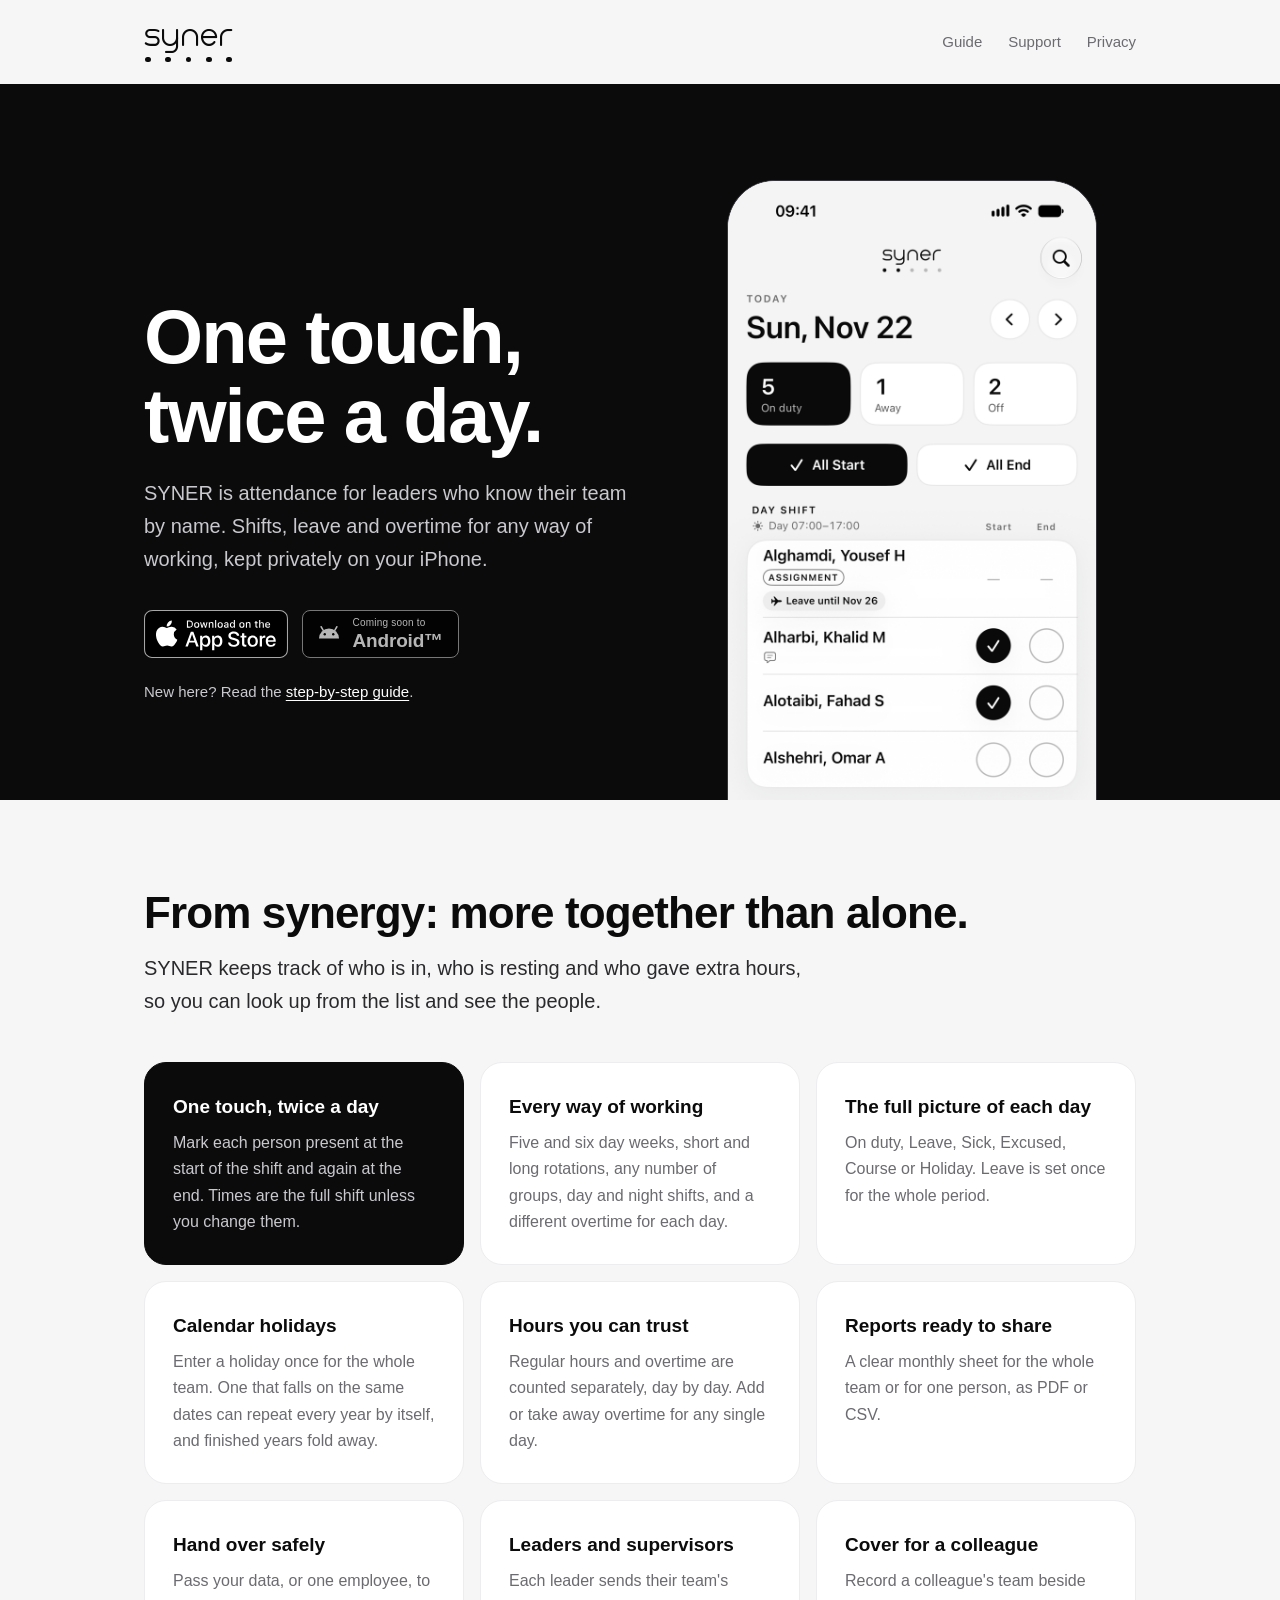
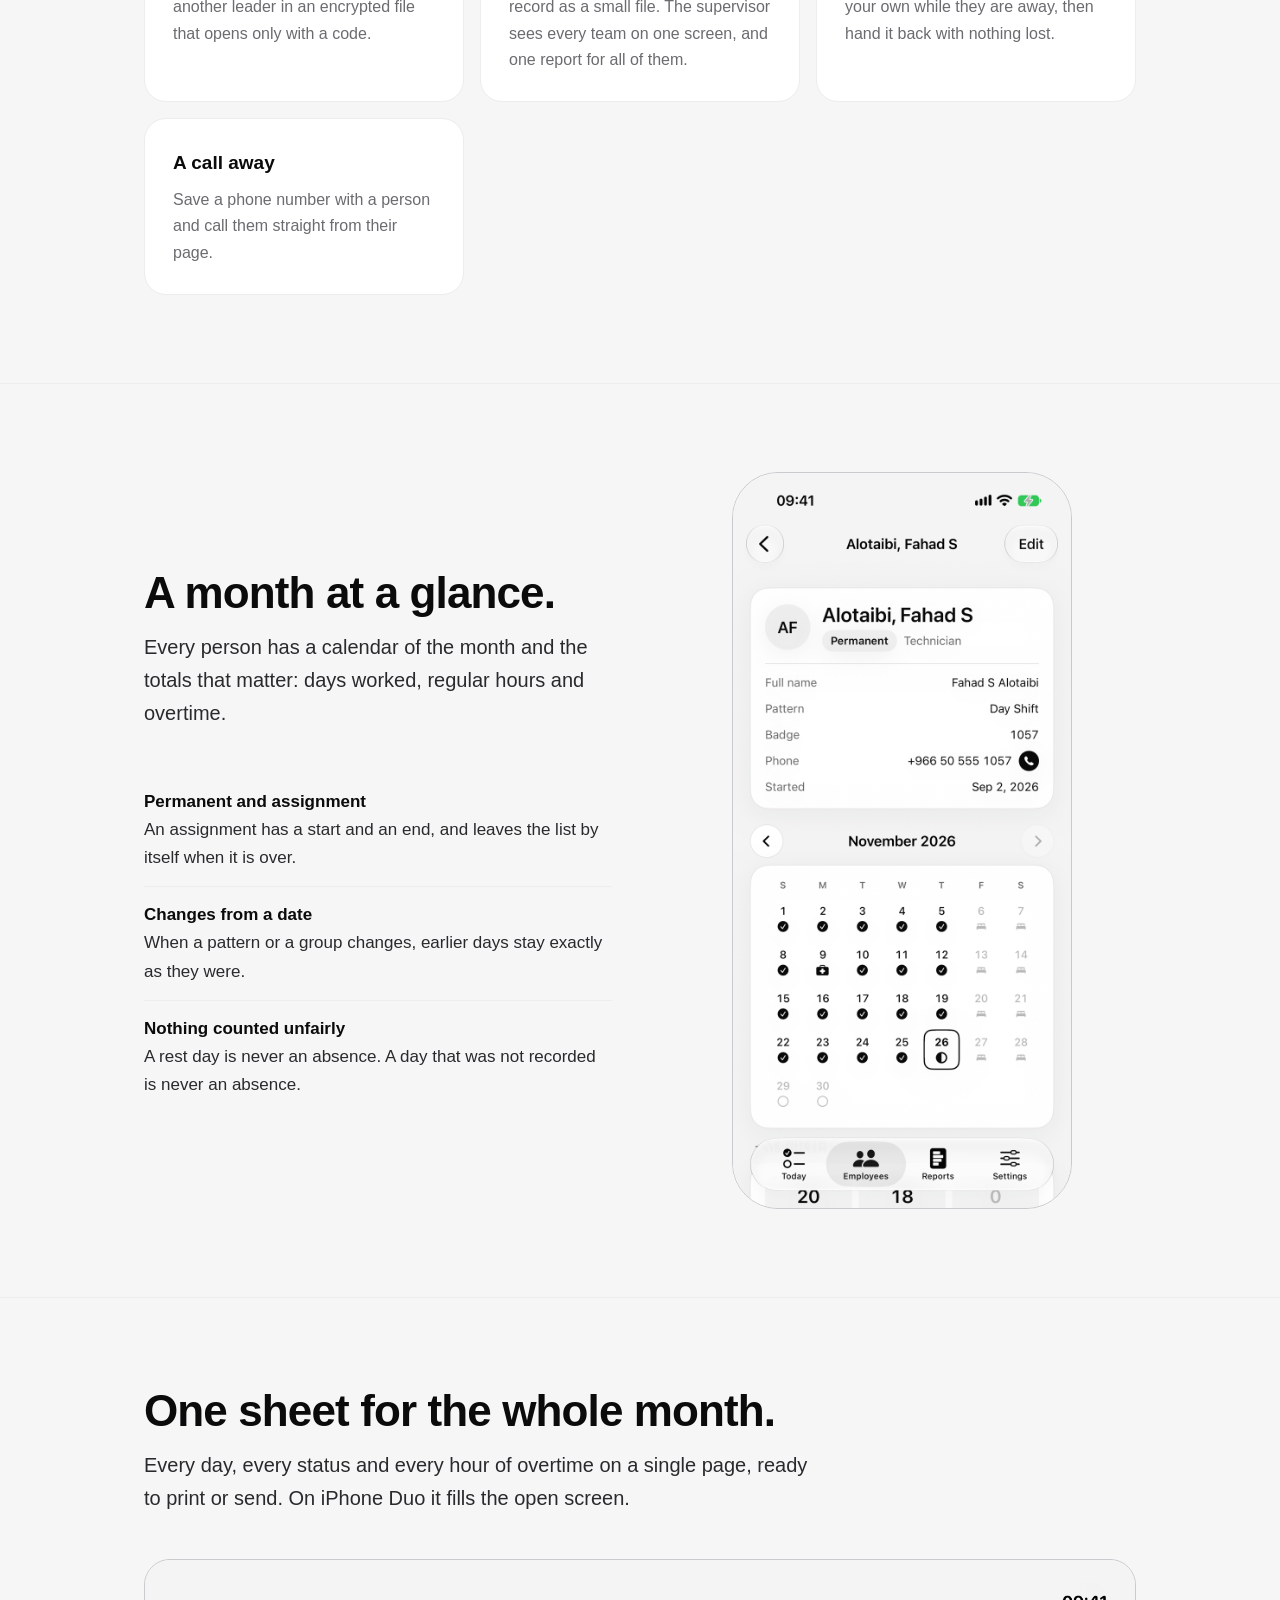
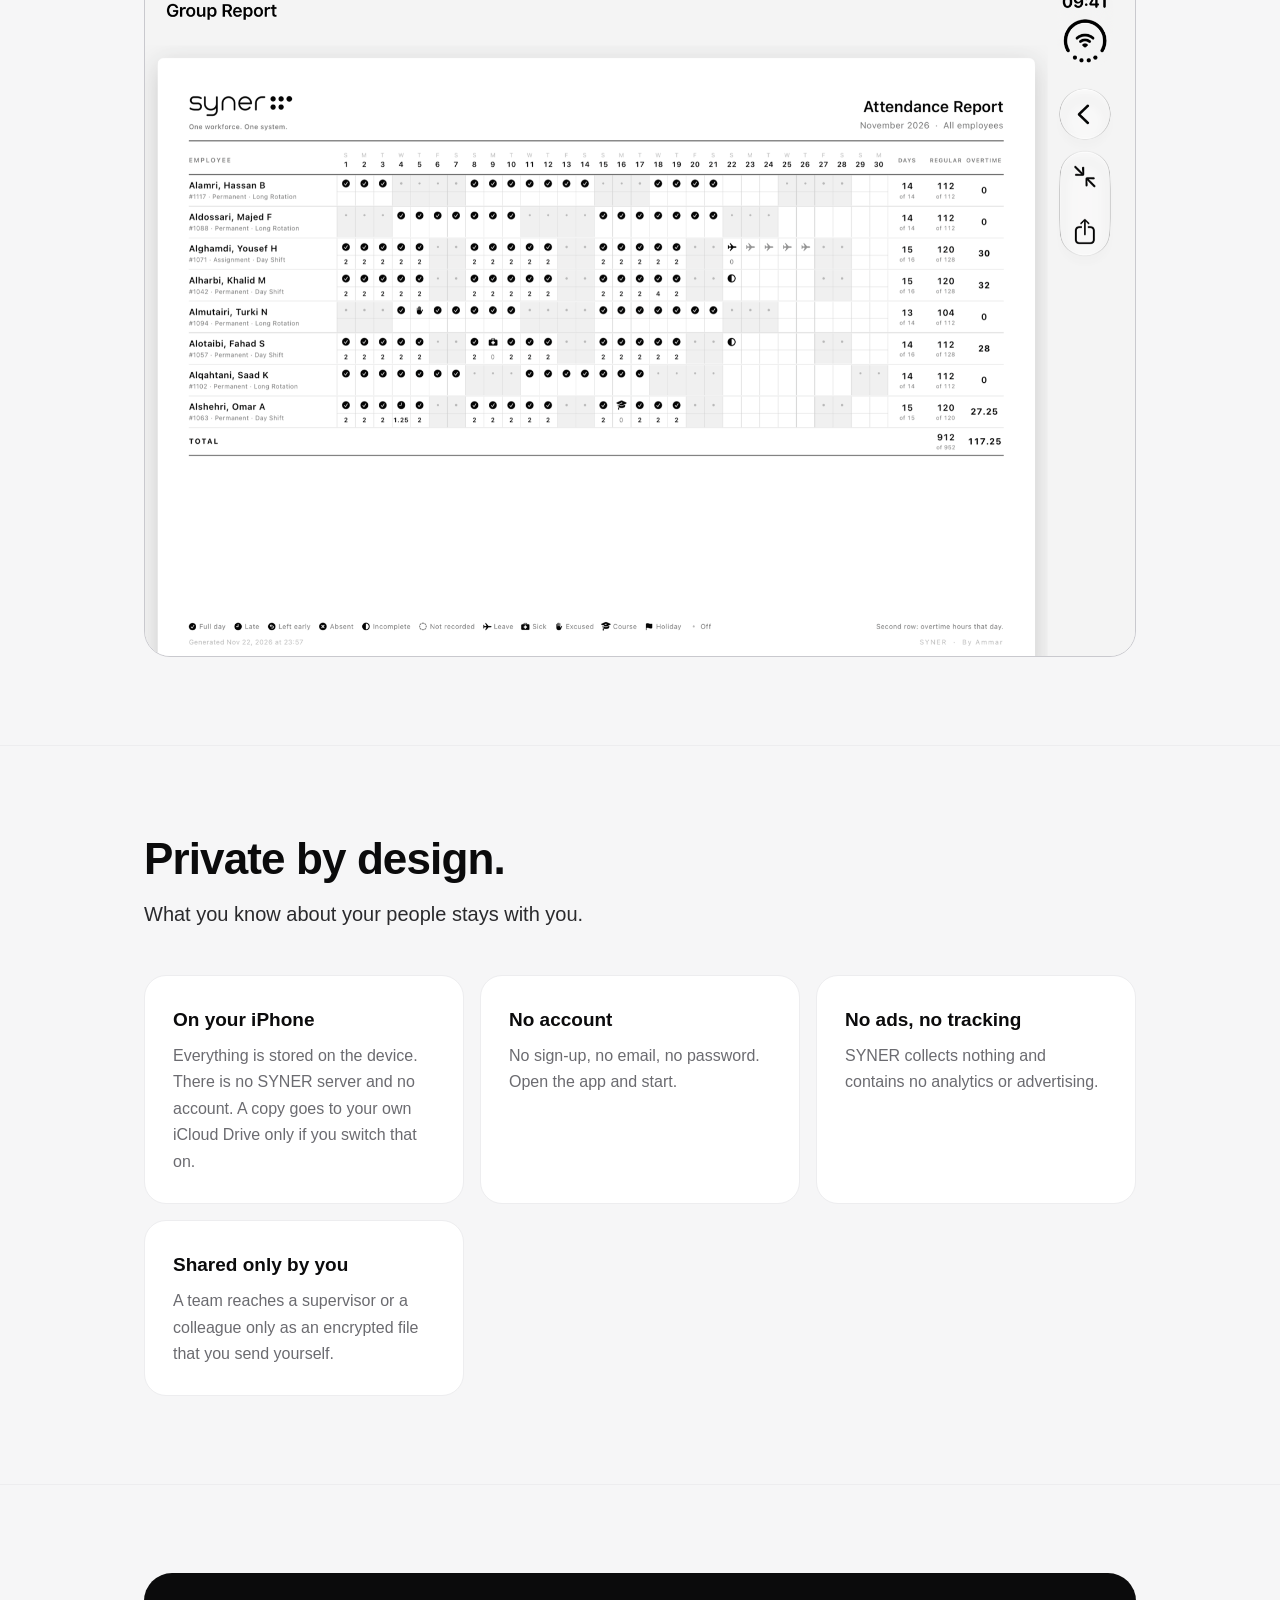
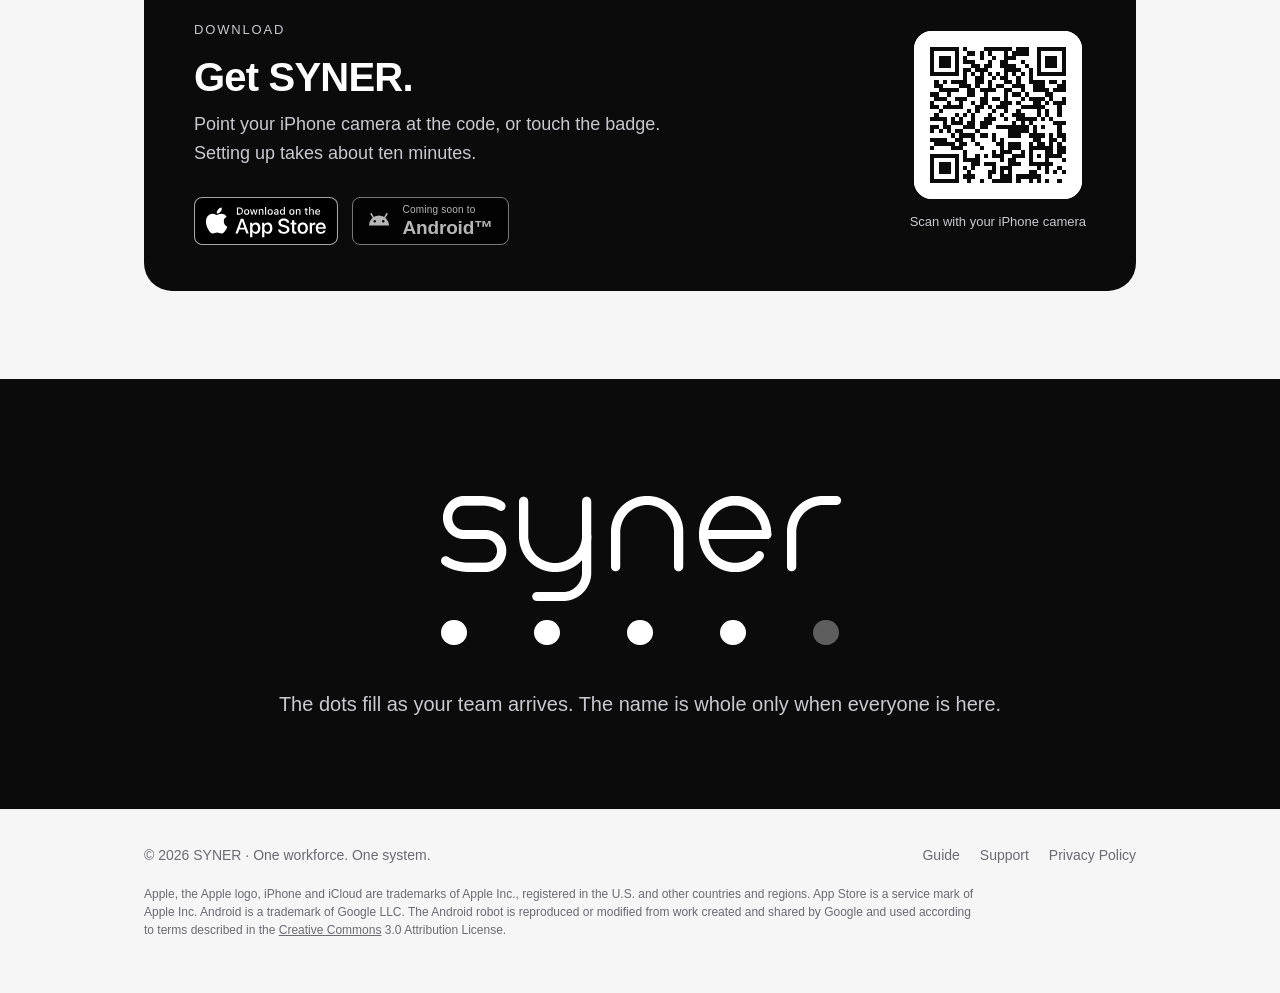
<file: index.html>
<!doctype html>
<html lang="en">
<head>
<meta charset="utf-8">
<meta name="viewport" content="width=device-width, initial-scale=1">
<title>SYNER — Team attendance and overtime</title>
<meta name="description" content="SYNER is attendance for leaders who know their team by name. One touch, twice a day: shifts, leave, holidays and overtime for any work pattern, kept privately on your iPhone. Download it on the App Store.">
<meta property="og:title" content="SYNER — One workforce. One system.">
<meta property="og:description" content="Attendance, shifts, leave and overtime for your whole team. Private, on your iPhone.">
<meta property="og:image" content="img/social.png">
<link rel="icon" href="img/icon.png">
<link rel="stylesheet" href="style.css">
</head>
<body>

<header class="top"><div class="wrap">
  <a class="mark" href="./" aria-label="SYNER home"><b>syner</b><i><u></u><u></u><u></u><u></u><u></u></i></a>
  <nav><a href="guide.html">Guide</a><a href="support.html">Support</a><a href="privacy.html">Privacy</a></nav>
</div></header>

<main>
<section class="hero"><div class="wrap grid">
  <div class="copy">
    <h1>One touch,<br>twice a day.</h1>
    <p>SYNER is attendance for leaders who know their team by name. Shifts, leave and overtime for any way of working, kept privately on your iPhone.</p>
    <div class="stores">
    <a class="store" href="https://apps.apple.com/us/app/syner/id6838074198"><img src="img/app-store-badge.svg" alt="Download on the App Store" width="144" height="48"></a>
    <span class="soon" role="img" aria-label="Coming soon to Android"><svg viewBox="0 0 24 24" aria-hidden="true"><path fill="currentColor" d="M4 18a8 8 0 0 1 16 0z"/><path d="M7.4 11.5 5.7 8.6M16.6 11.5l1.7-2.9" stroke="currentColor" stroke-width="1.2" stroke-linecap="round" fill="none"/><circle cx="8.6" cy="14.6" r=".95" fill="#000"/><circle cx="15.4" cy="14.6" r=".95" fill="#000"/></svg><span><small>Coming soon to</small><b>Android™</b></span></span>
    </div>
    <p class="more">New here? Read the <a href="guide.html">step-by-step guide</a>.</p>
  </div>
  <div class="shot"><img src="img/01-today.png" alt="The Today screen in SYNER: each person with a tick for the start and the end of the shift" width="782" height="1700"></div>
</div></section>

<section><div class="wrap">
  <h2>From synergy: more together than alone.</h2>
  <p class="lead">SYNER keeps track of who is in, who is resting and who gave extra hours, so you can look up from the list and see the people.</p>
  <div class="cards">
    <div class="card dark"><h3>One touch, twice a day</h3><p>Mark each person present at the start of the shift and again at the end. Times are the full shift unless you change them.</p></div>
    <div class="card"><h3>Every way of working</h3><p>Five and six day weeks, short and long rotations, any number of groups, day and night shifts, and a different overtime for each day.</p></div>
    <div class="card"><h3>The full picture of each day</h3><p>On duty, Leave, Sick, Excused, Course or Holiday. Leave is set once for the whole period.</p></div>
    <div class="card"><h3>Calendar holidays</h3><p>Enter a holiday once for the whole team. One that falls on the same dates can repeat every year by itself, and finished years fold away.</p></div>
    <div class="card"><h3>Hours you can trust</h3><p>Regular hours and overtime are counted separately, day by day. Add or take away overtime for any single day.</p></div>
    <div class="card"><h3>Reports ready to share</h3><p>A clear monthly sheet for the whole team or for one person, as PDF or CSV.</p></div>
    <div class="card"><h3>Hand over safely</h3><p>Pass your data, or one employee, to another leader in an encrypted file that opens only with a code.</p></div>
    <div class="card"><h3>Leaders and supervisors</h3><p>Each leader sends their team's record as a small file. The supervisor sees every team on one screen, and one report for all of them.</p></div>
    <div class="card"><h3>Cover for a colleague</h3><p>Record a colleague's team beside your own while they are away, then hand it back with nothing lost.</p></div>
    <div class="card"><h3>A call away</h3><p>Save a phone number with a person and call them straight from their page.</p></div>
  </div>
</div></section>

<section class="line"><div class="wrap split">
  <div>
    <h2>A month at a glance.</h2>
    <p class="lead">Every person has a calendar of the month and the totals that matter: days worked, regular hours and overtime.</p>
    <ul class="plain">
      <li><b>Permanent and assignment</b>An assignment has a start and an end, and leaves the list by itself when it is over.</li>
      <li><b>Changes from a date</b>When a pattern or a group changes, earlier days stay exactly as they were.</li>
      <li><b>Nothing counted unfairly</b>A rest day is never an absence. A day that was not recorded is never an absence.</li>
    </ul>
  </div>
  <img src="img/03-person.png" alt="An employee's page in SYNER: their details with a call button, and the calendar of the month" width="782" height="1700" loading="lazy">
</div></section>

<section class="line"><div class="wrap wide">
  <h2>One sheet for the whole month.</h2>
  <p class="lead">Every day, every status and every hour of overtime on a single page, ready to print or send. On iPhone Duo it fills the open screen.</p>
  <img src="img/duo-sheet.png" alt="The monthly attendance report in SYNER on the open iPhone Duo" width="1800" height="1266" loading="lazy">
</div></section>

<section class="line"><div class="wrap">
  <h2>Private by design.</h2>
  <p class="lead">What you know about your people stays with you.</p>
  <div class="cards">
    <div class="card"><h3>On your iPhone</h3><p>Everything is stored on the device. There is no SYNER server and no account. A copy goes to your own iCloud Drive only if you switch that on.</p></div>
    <div class="card"><h3>No account</h3><p>No sign-up, no email, no password. Open the app and start.</p></div>
    <div class="card"><h3>No ads, no tracking</h3><p>SYNER collects nothing and contains no analytics or advertising.</p></div>
    <div class="card"><h3>Shared only by you</h3><p>A team reaches a supervisor or a colleague only as an encrypted file that you send yourself.</p></div>
  </div>
</div></section>

<section class="line"><div class="wrap">
  <div class="get" id="get">
    <div>
      <p class="eyebrow">Download</p>
      <h2>Get SYNER.</h2>
      <p>Point your iPhone camera at the code, or touch the badge. Setting up takes about ten minutes.</p>
      <div class="stores">
      <a class="store" href="https://apps.apple.com/us/app/syner/id6838074198"><img src="img/app-store-badge.svg" alt="Download on the App Store" width="144" height="48"></a>
      <span class="soon" role="img" aria-label="Coming soon to Android"><svg viewBox="0 0 24 24" aria-hidden="true"><path fill="currentColor" d="M4 18a8 8 0 0 1 16 0z"/><path d="M7.4 11.5 5.7 8.6M16.6 11.5l1.7-2.9" stroke="currentColor" stroke-width="1.2" stroke-linecap="round" fill="none"/><circle cx="8.6" cy="14.6" r=".95" fill="#000"/><circle cx="15.4" cy="14.6" r=".95" fill="#000"/></svg><span><small>Coming soon to</small><b>Android™</b></span></span>
    </div>
    </div>
    <a class="qr" href="https://apps.apple.com/us/app/syner/id6838074198"><img src="img/qr-app-store.svg" alt="QR code that opens SYNER on the App Store" width="168" height="168" loading="lazy"><span>Scan with your iPhone camera</span></a>
  </div>
</div></section>

<section class="closing"><div class="wrap">
  <span class="mark"><b>syner</b><i><u></u><u></u><u></u><u></u><u class="wait"></u></i></span>
  <p>The dots fill as your team arrives. The name is whole only when everyone is here.</p>
</div></section>
</main>

<footer><div class="wrap">
  <span>© 2026 SYNER · One workforce. One system.</span>
  <span><a href="guide.html">Guide</a><a href="support.html">Support</a><a href="privacy.html">Privacy Policy</a></span>
  <p class="legal">Apple, the Apple logo, iPhone and iCloud are trademarks of Apple Inc., registered in the U.S. and other countries and regions. App Store is a service mark of Apple Inc. Android is a trademark of Google LLC. The Android robot is reproduced or modified from work created and shared by Google and used according to terms described in the <a href="https://creativecommons.org/licenses/by/3.0/" rel="license noopener">Creative Commons</a> 3.0 Attribution License.</p>
</div></footer>
</body>
</html>
</file>
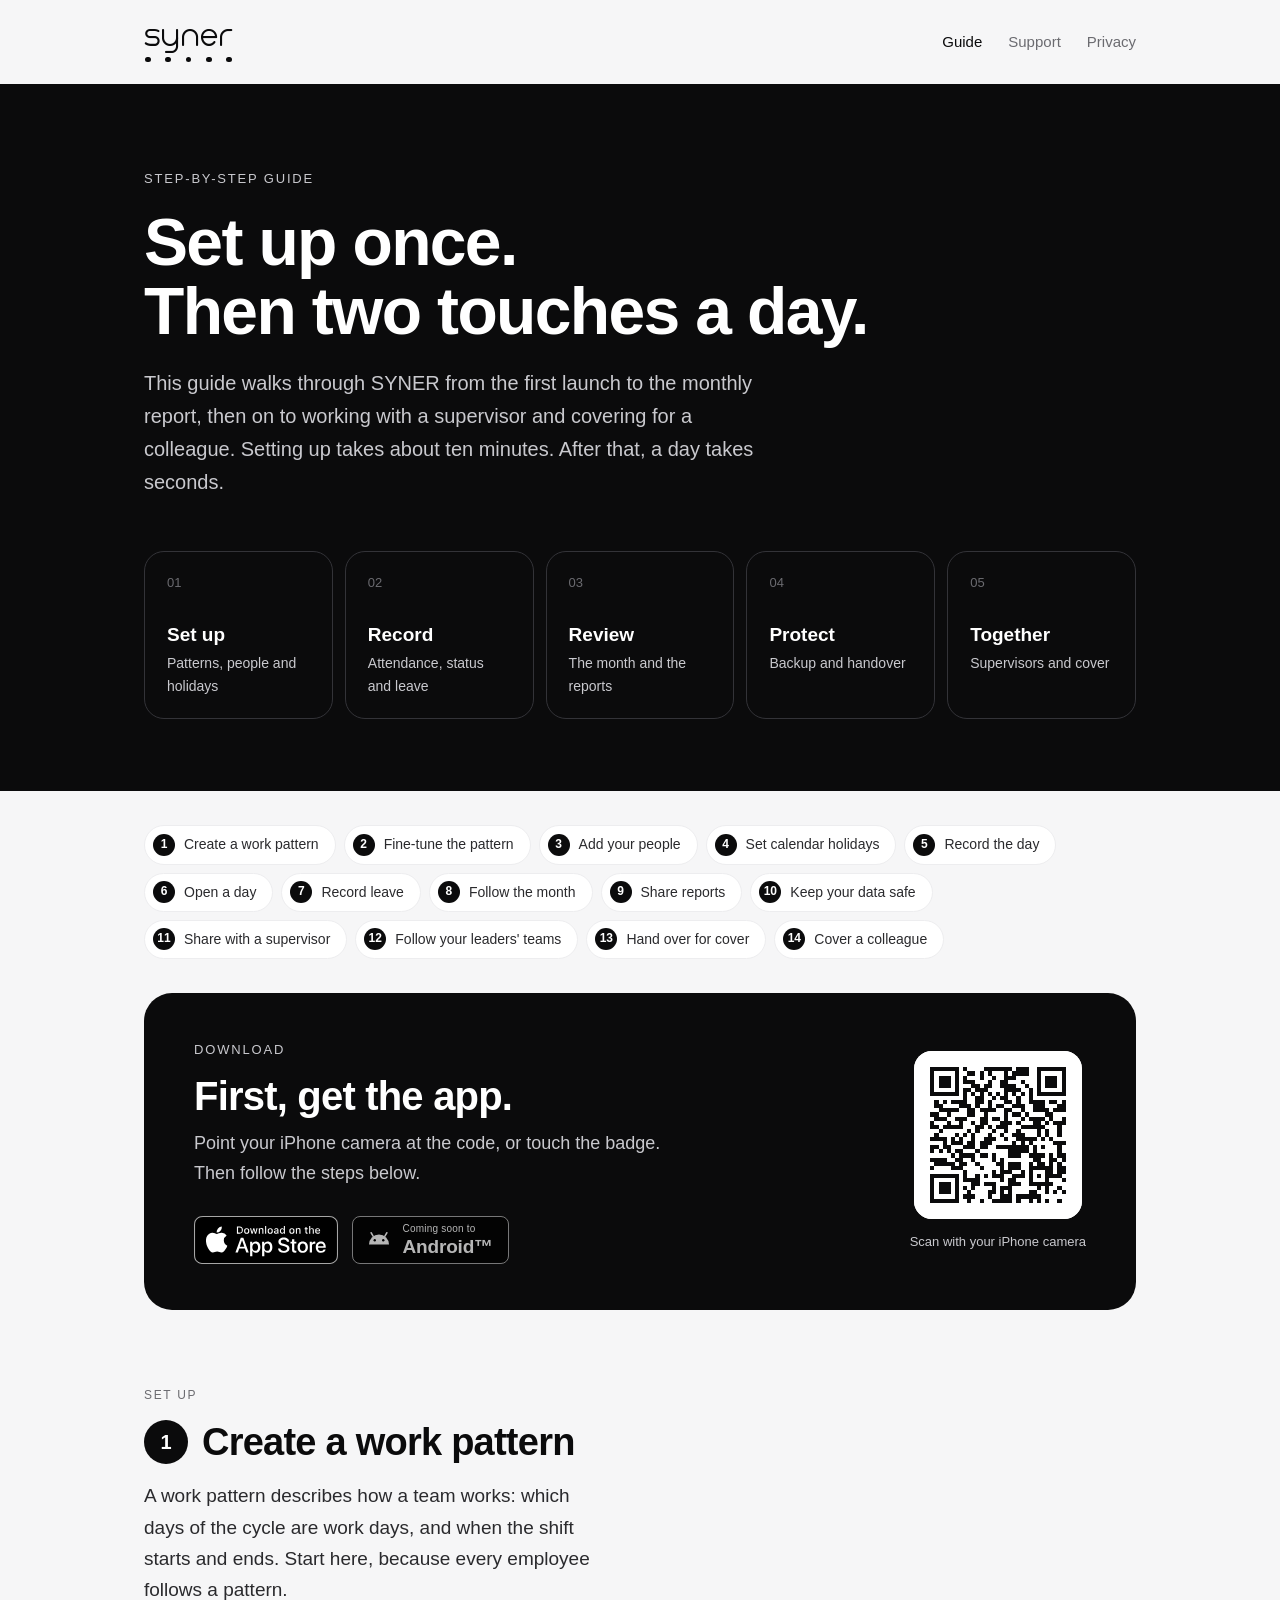
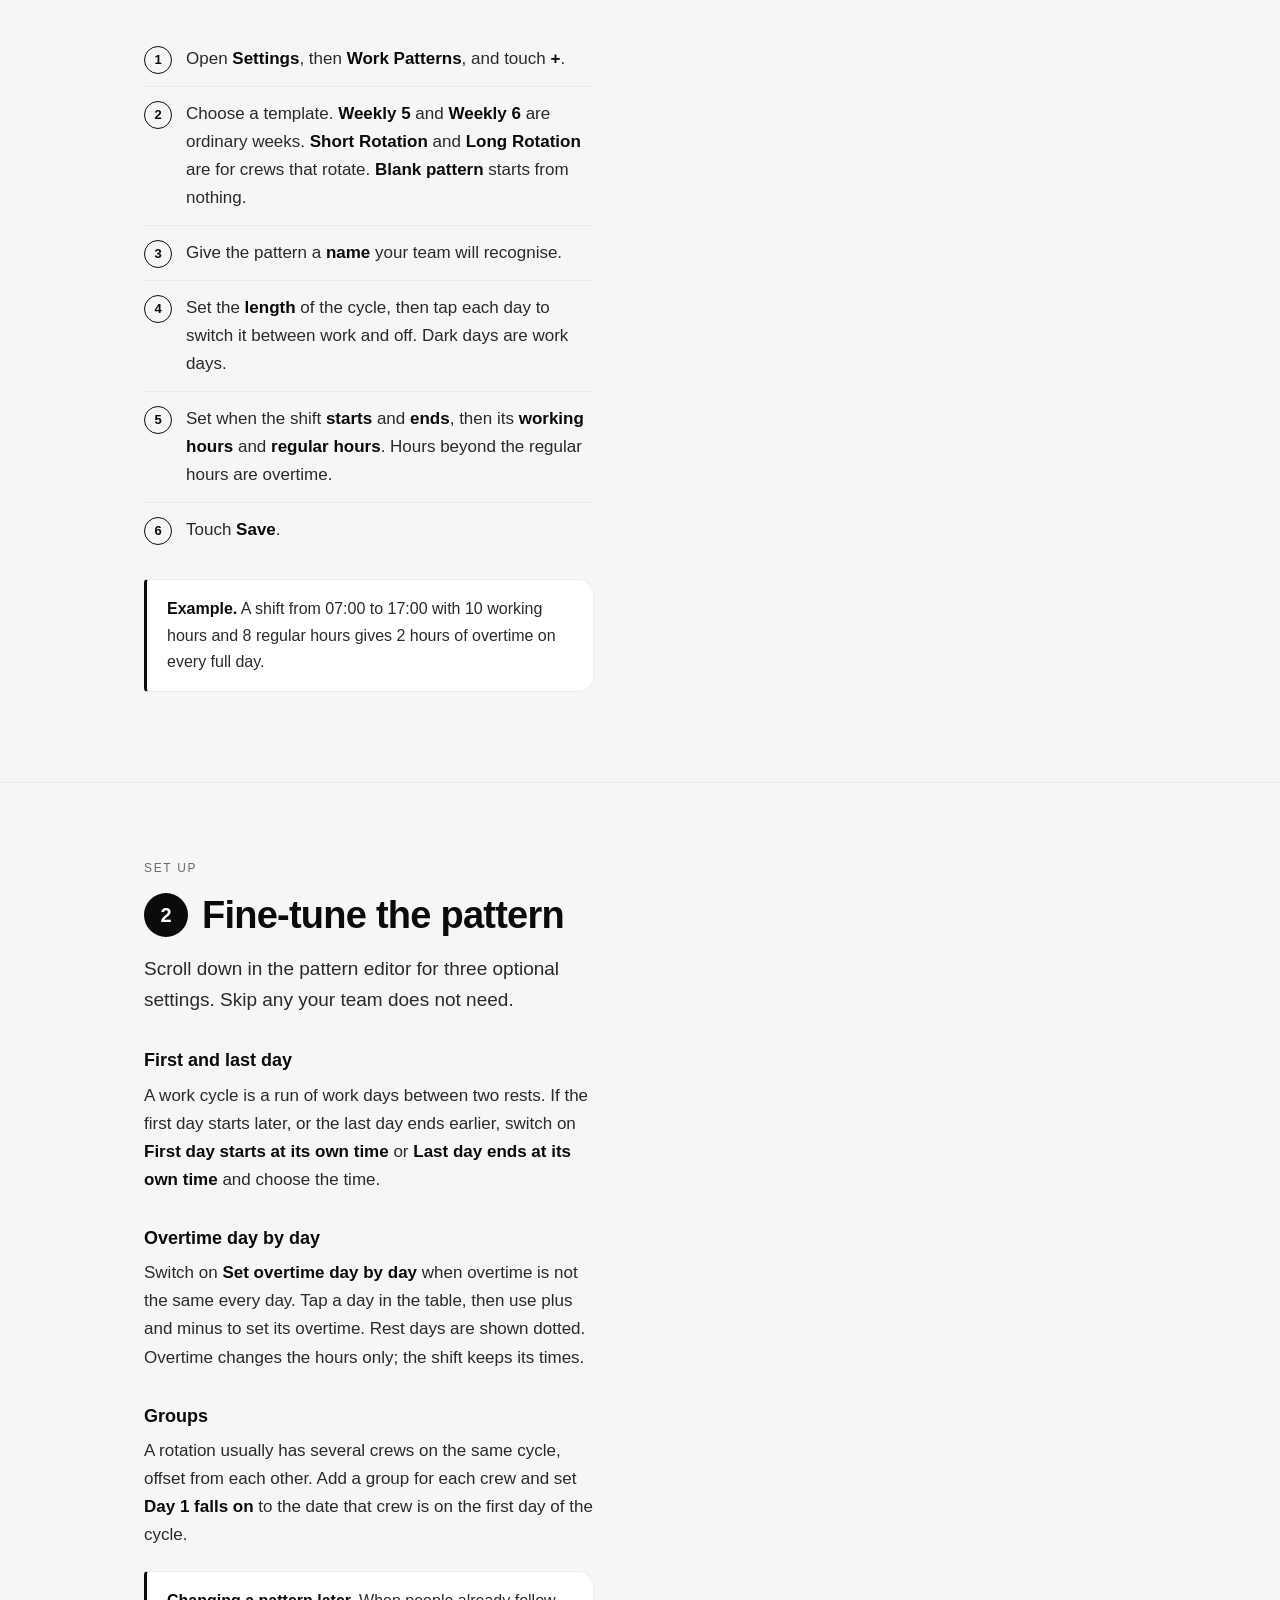
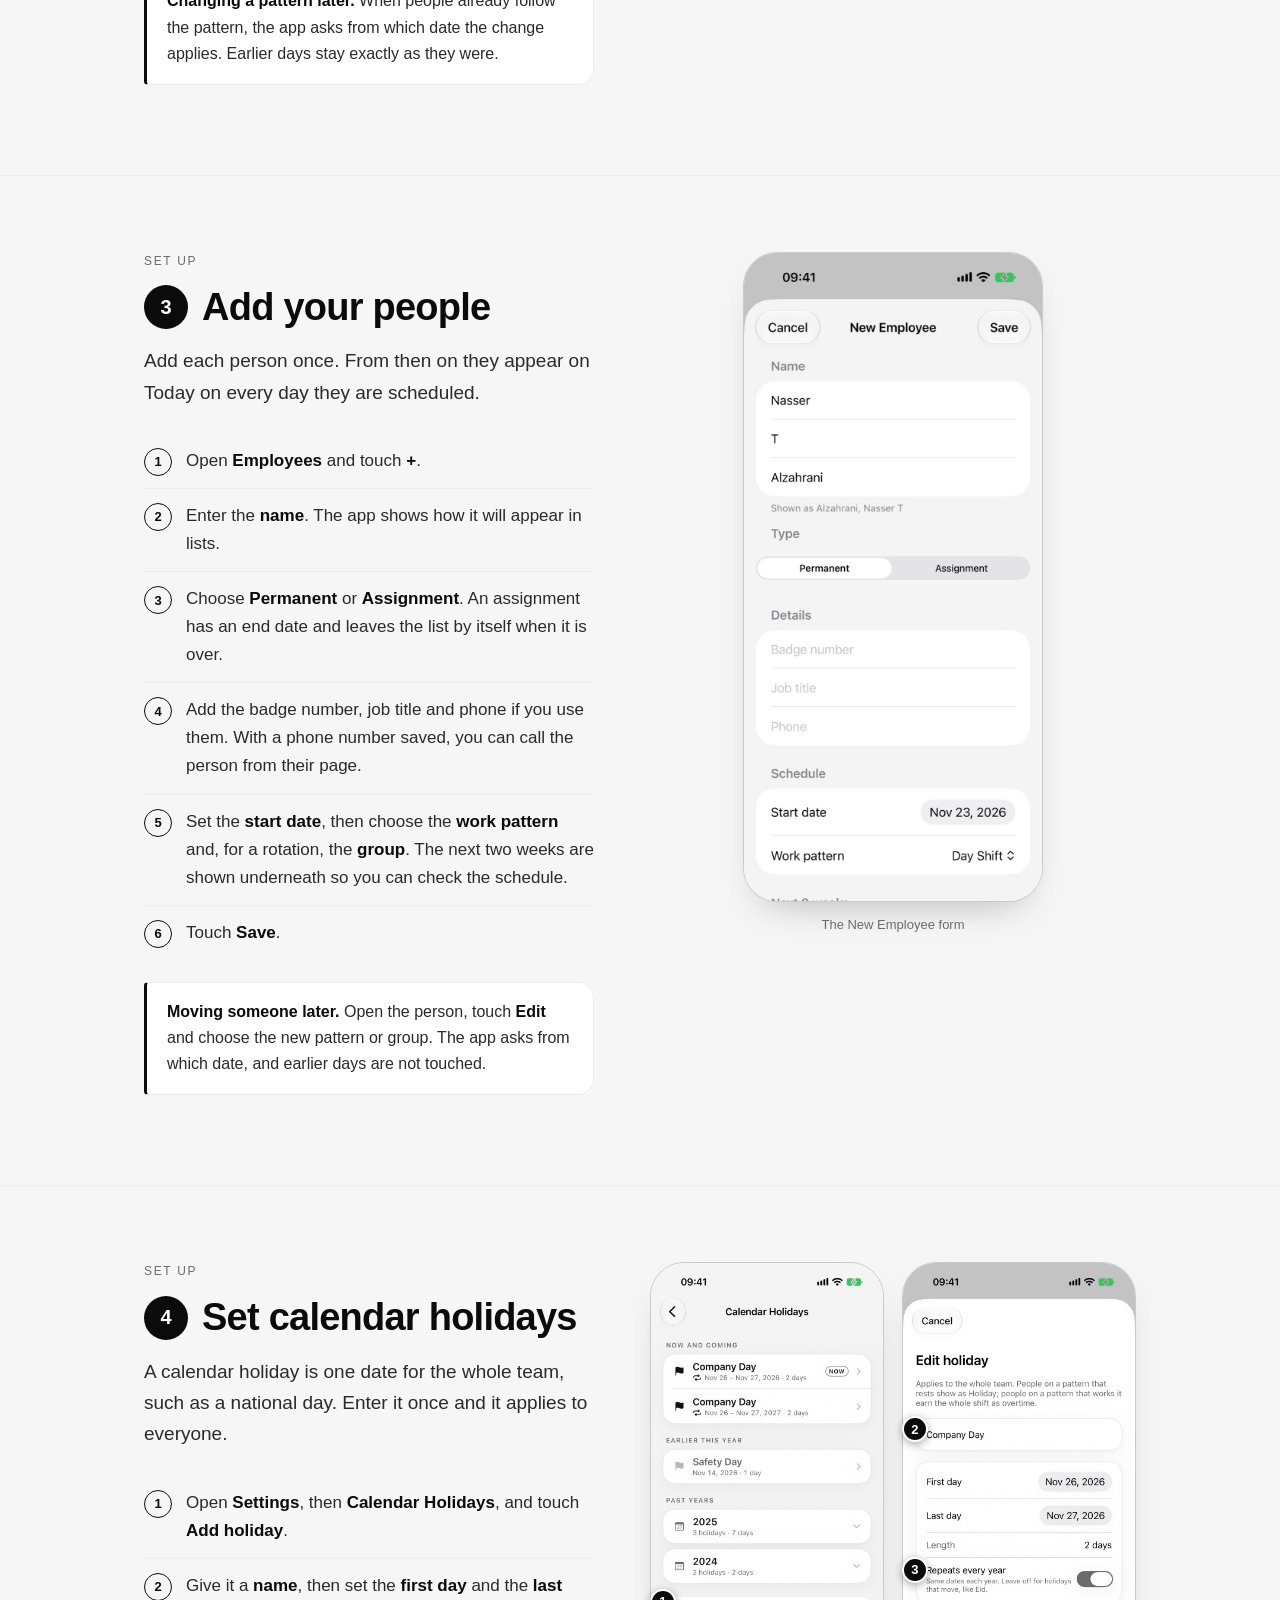
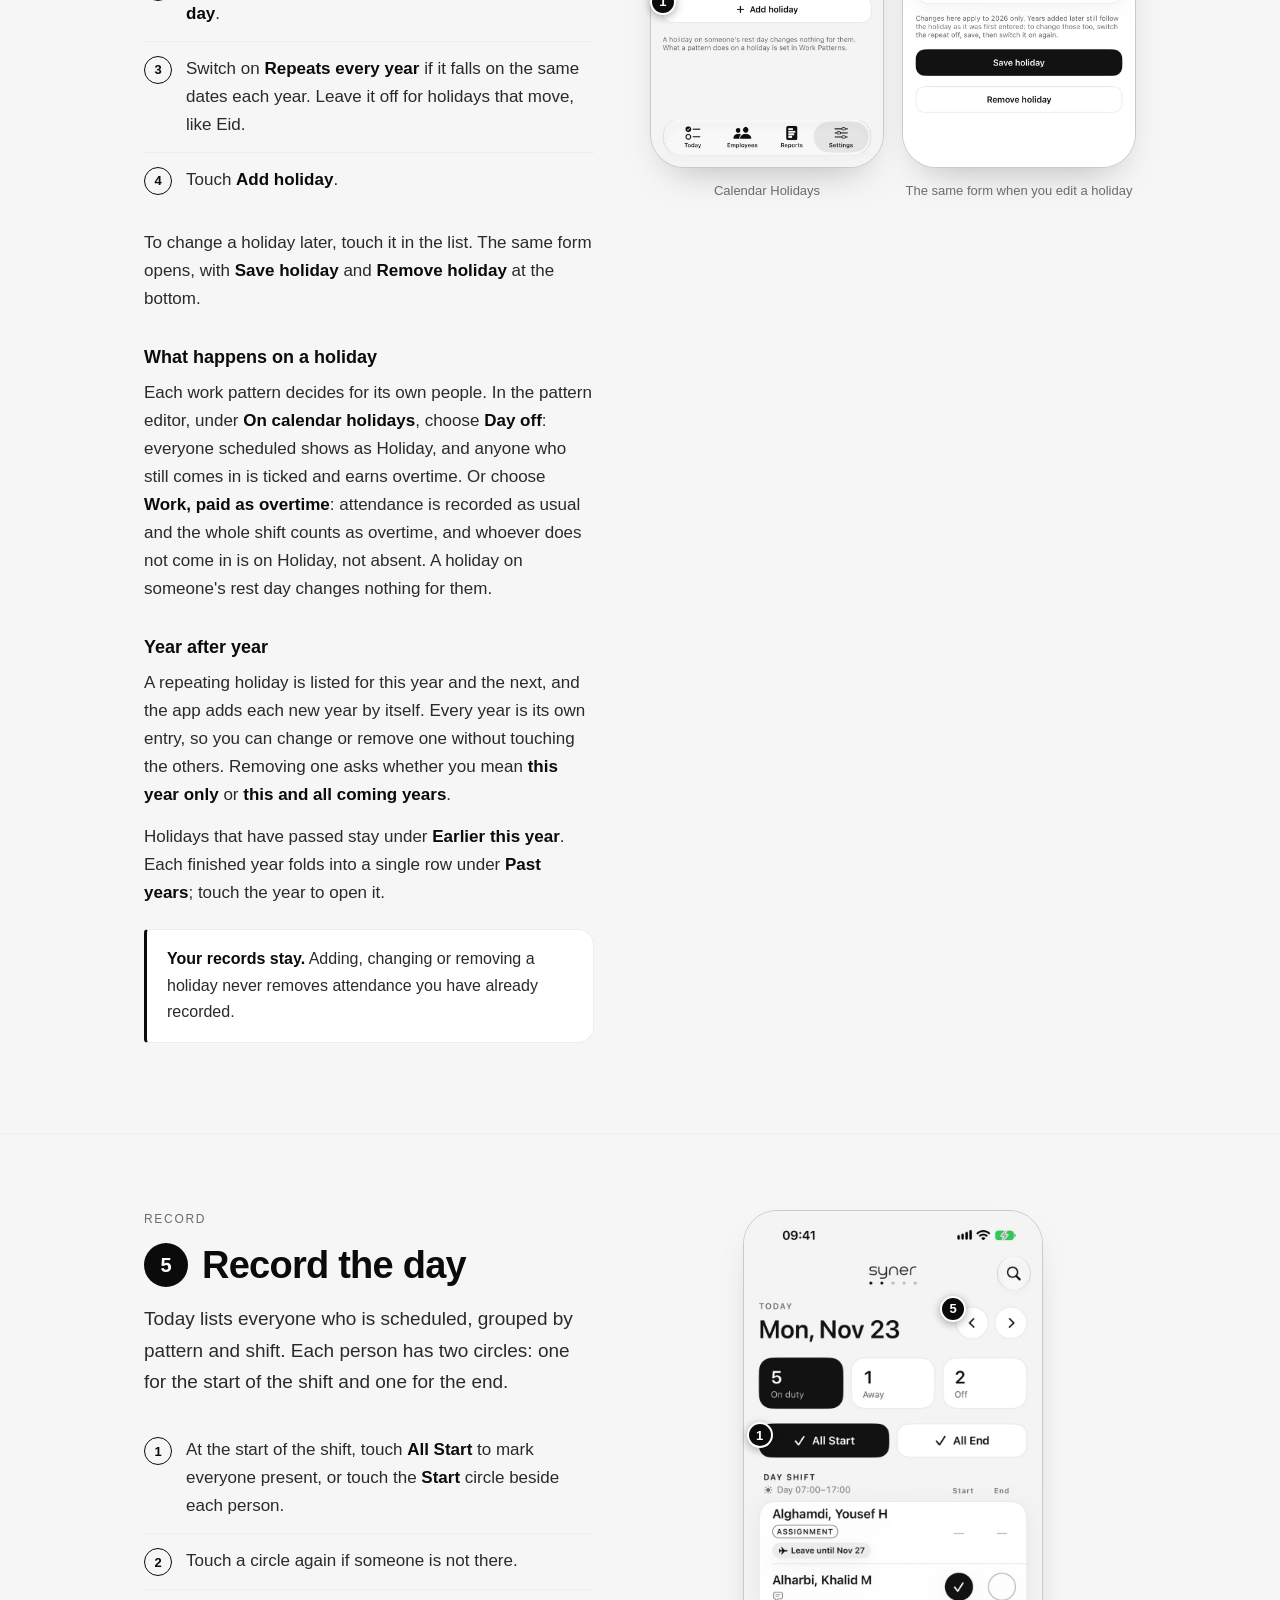
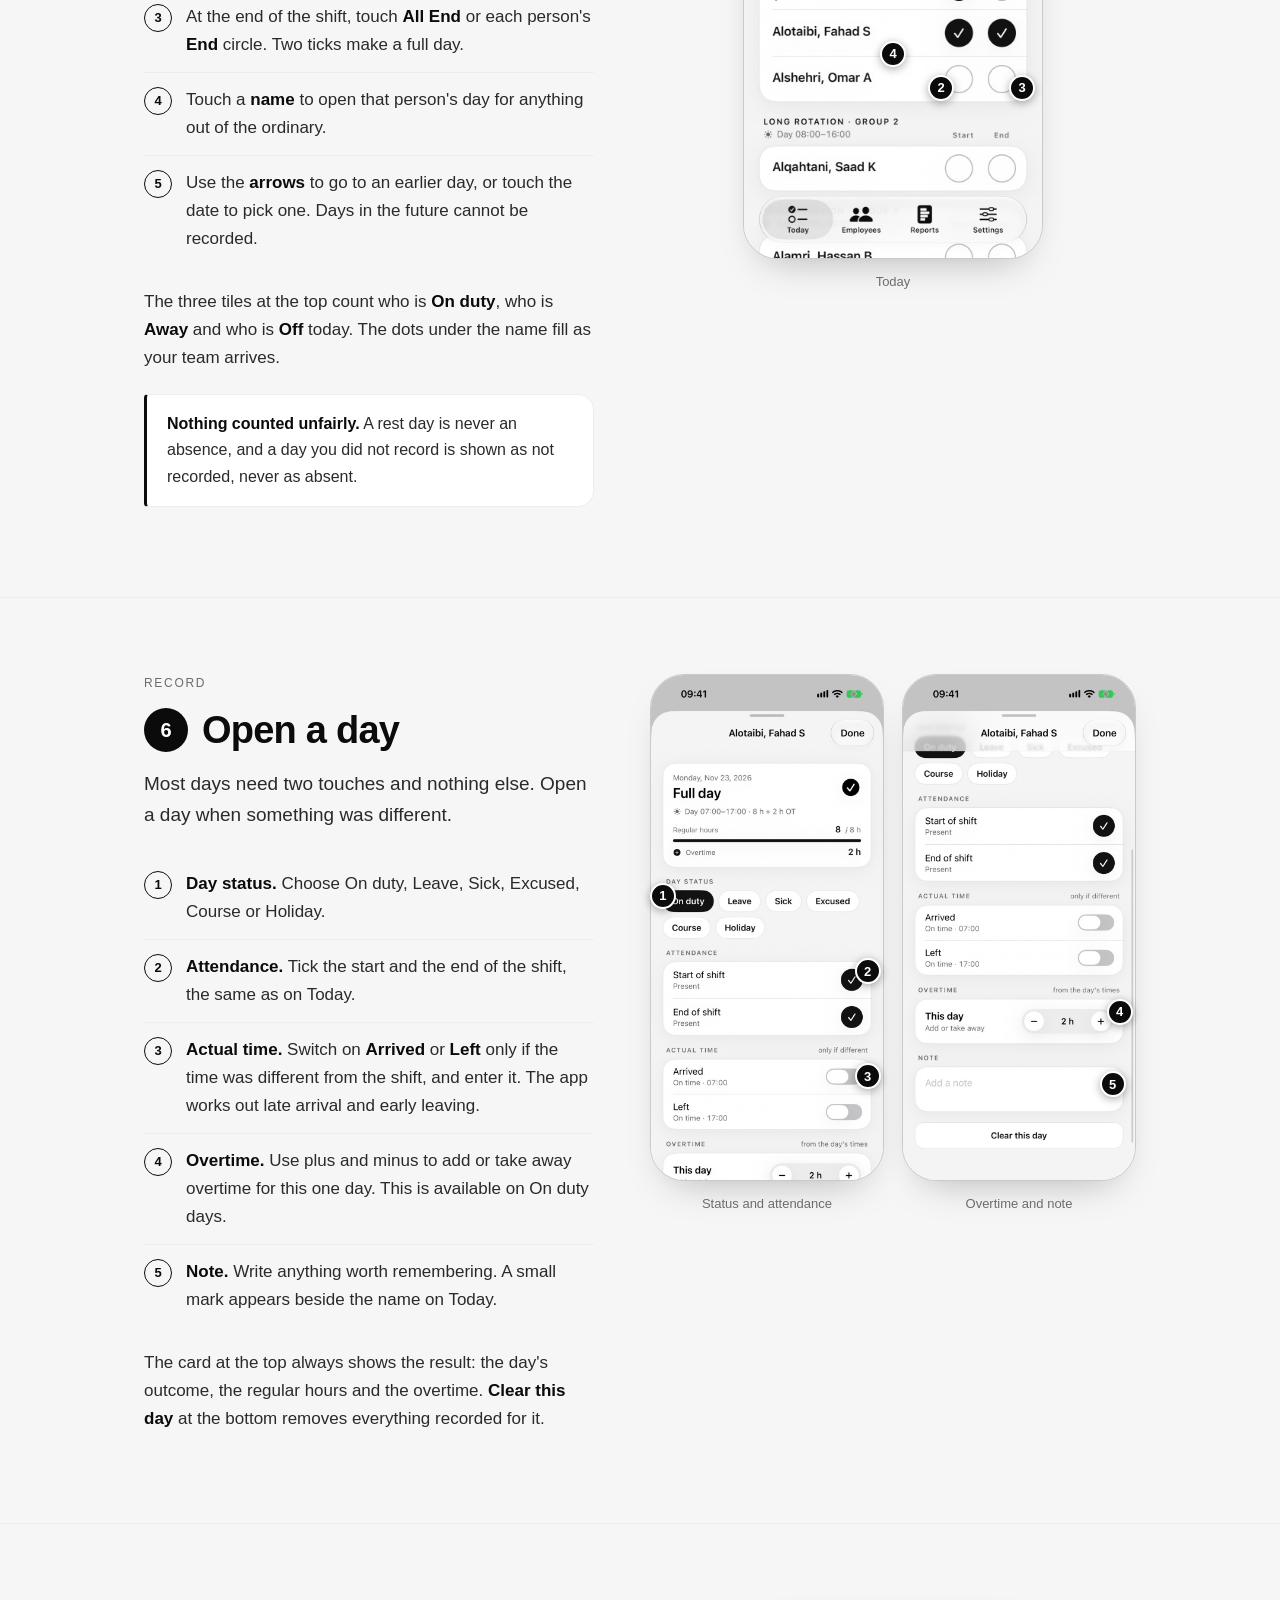
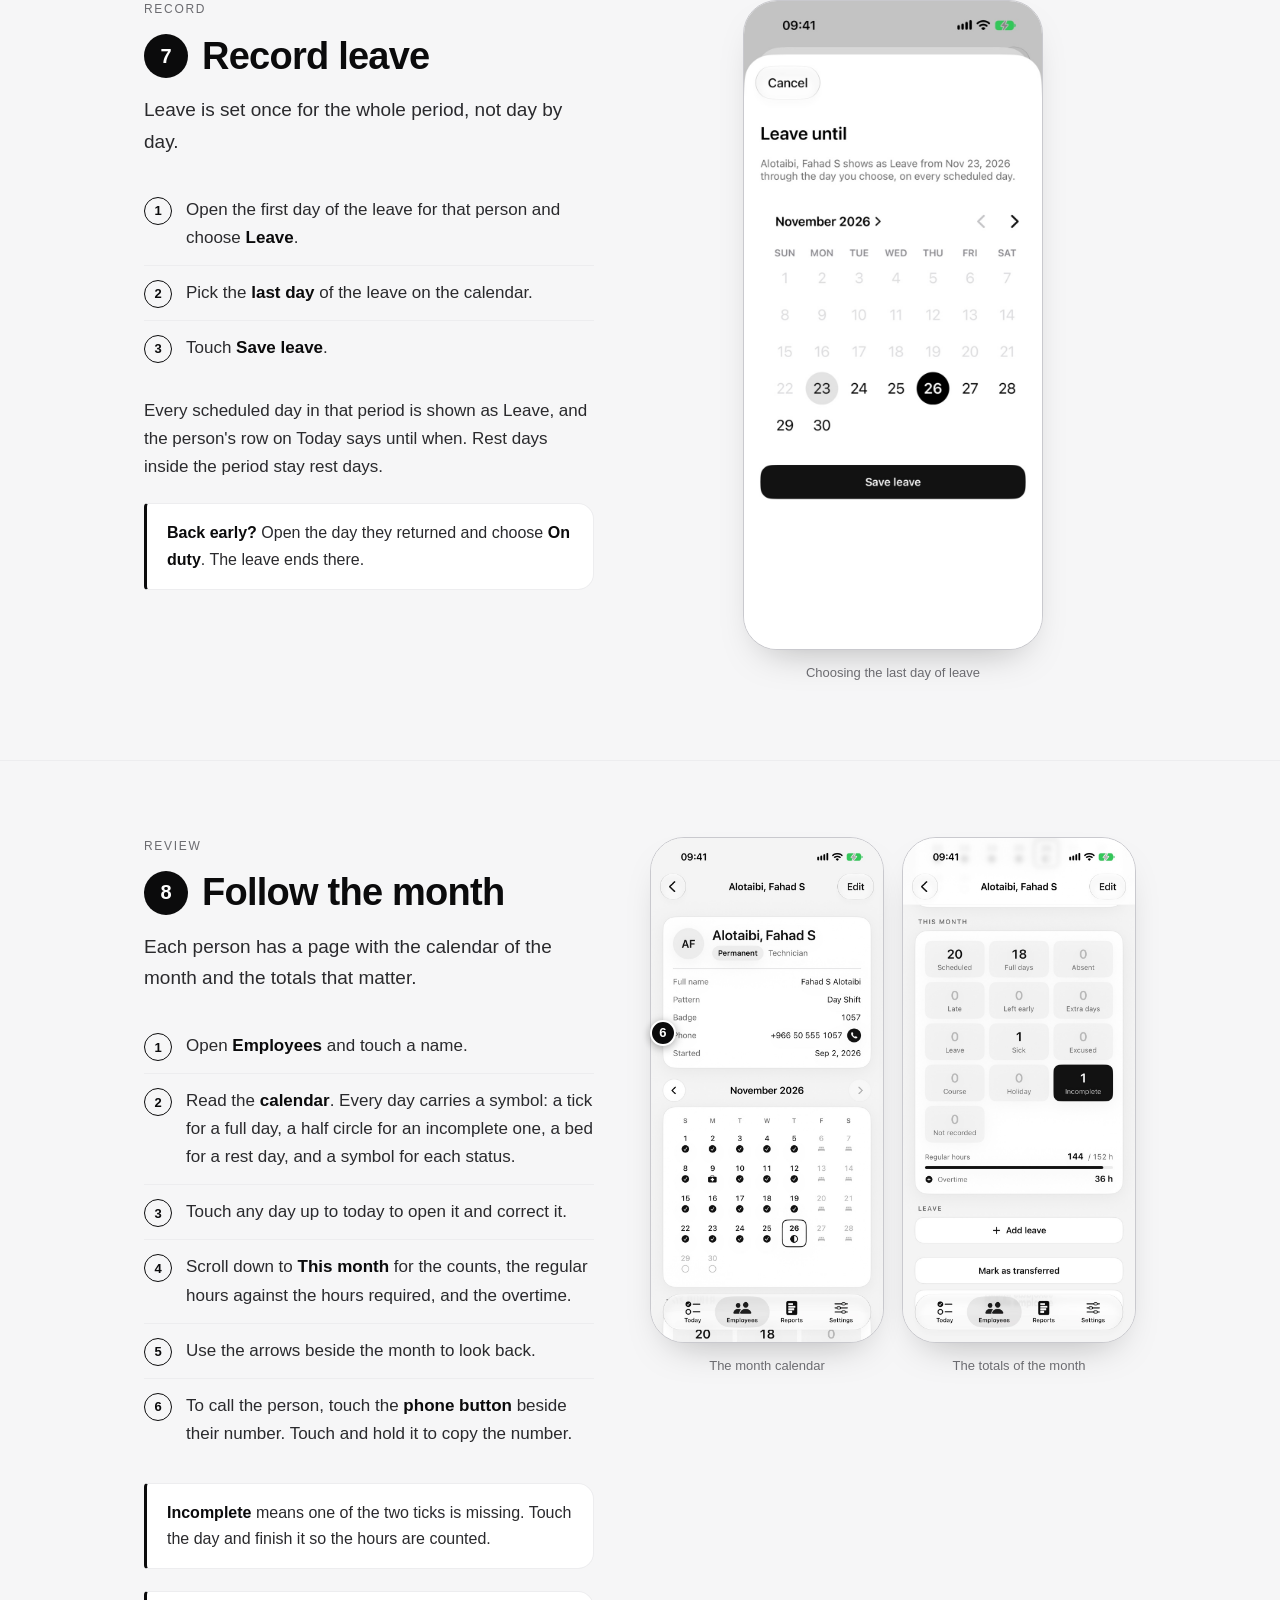
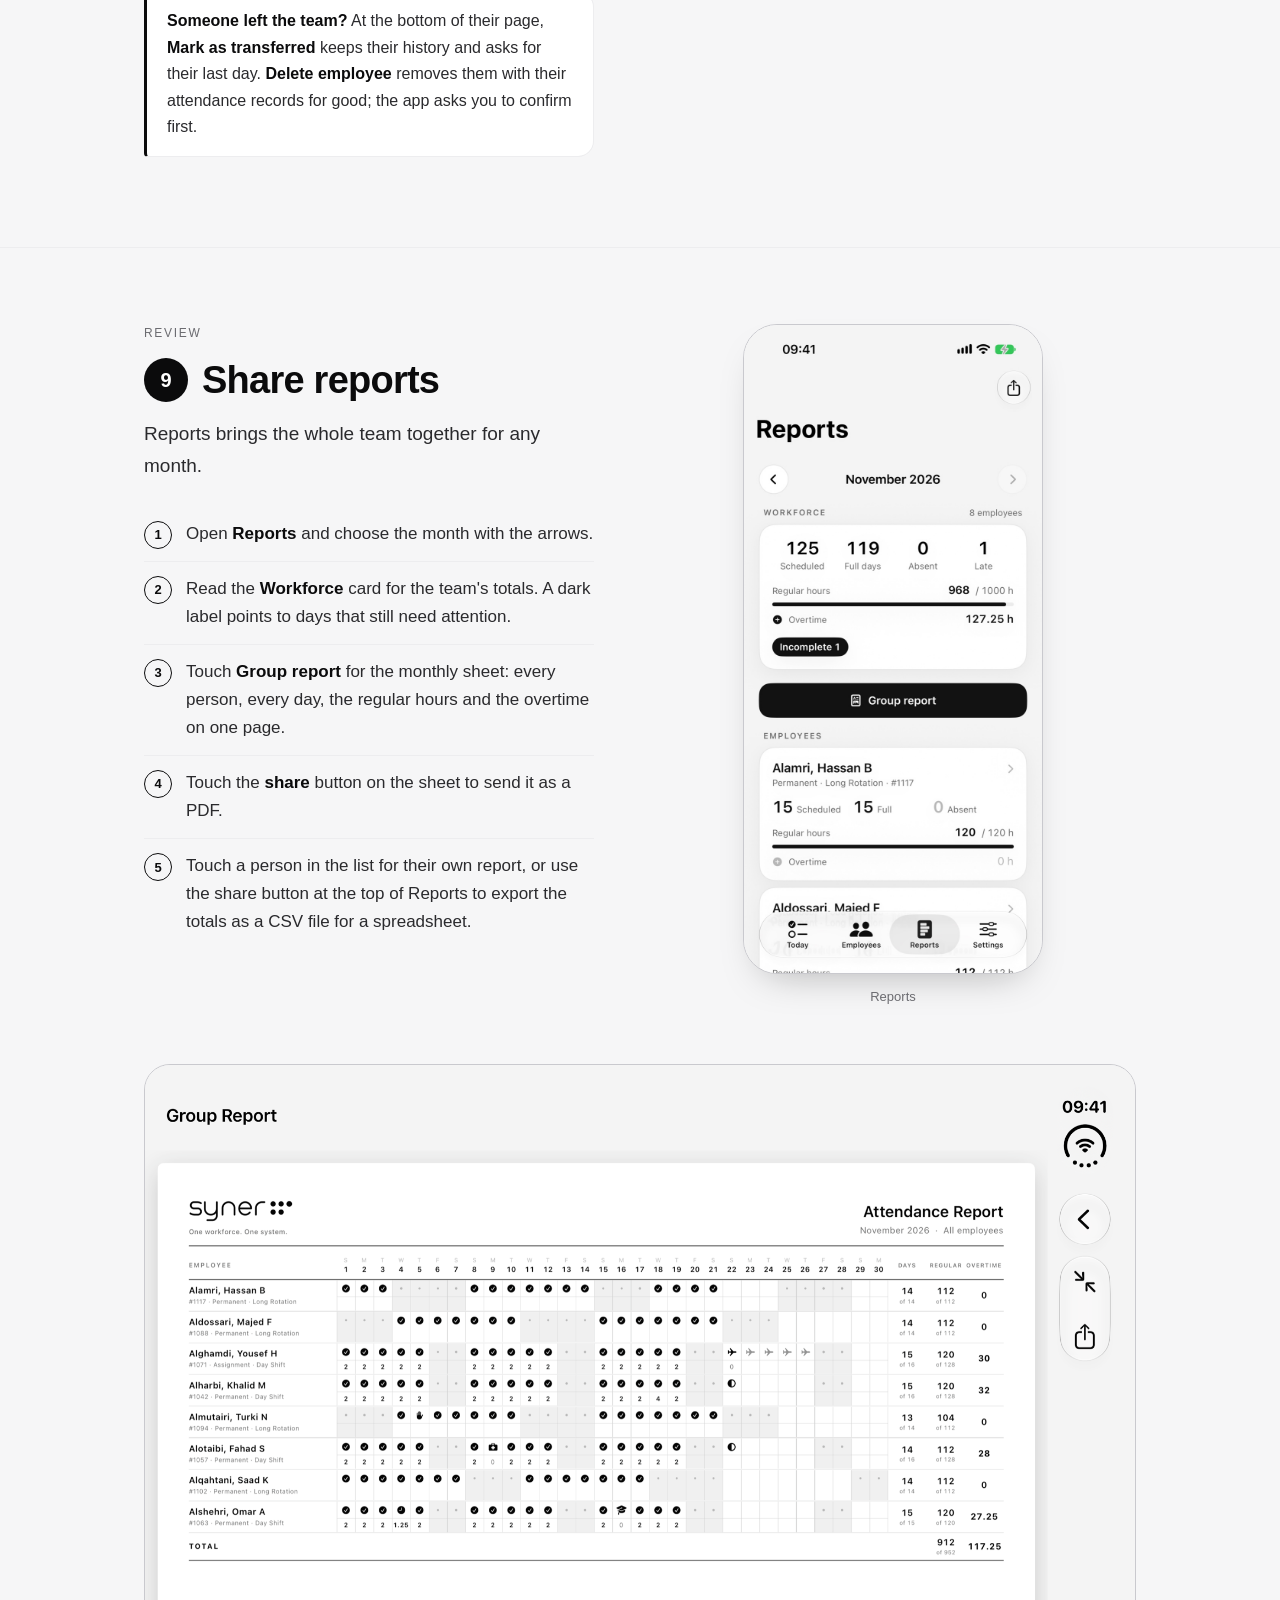
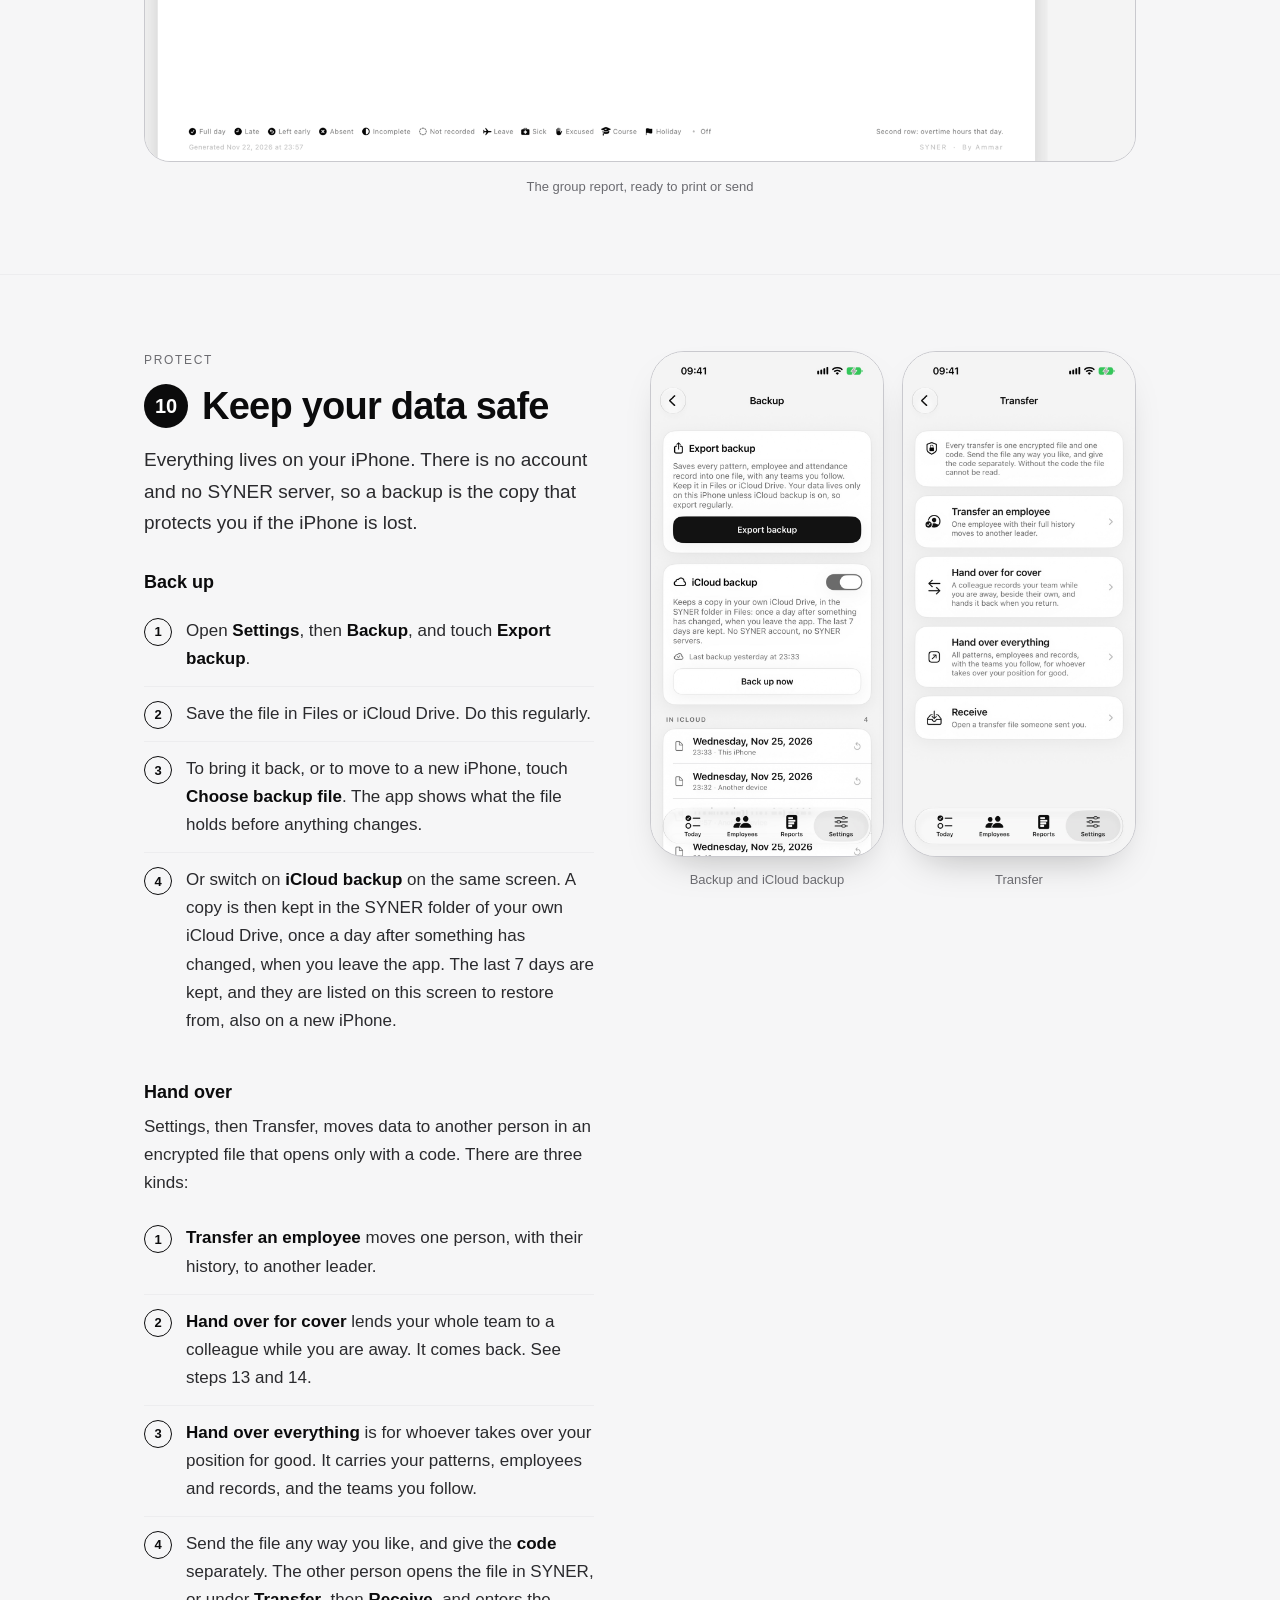
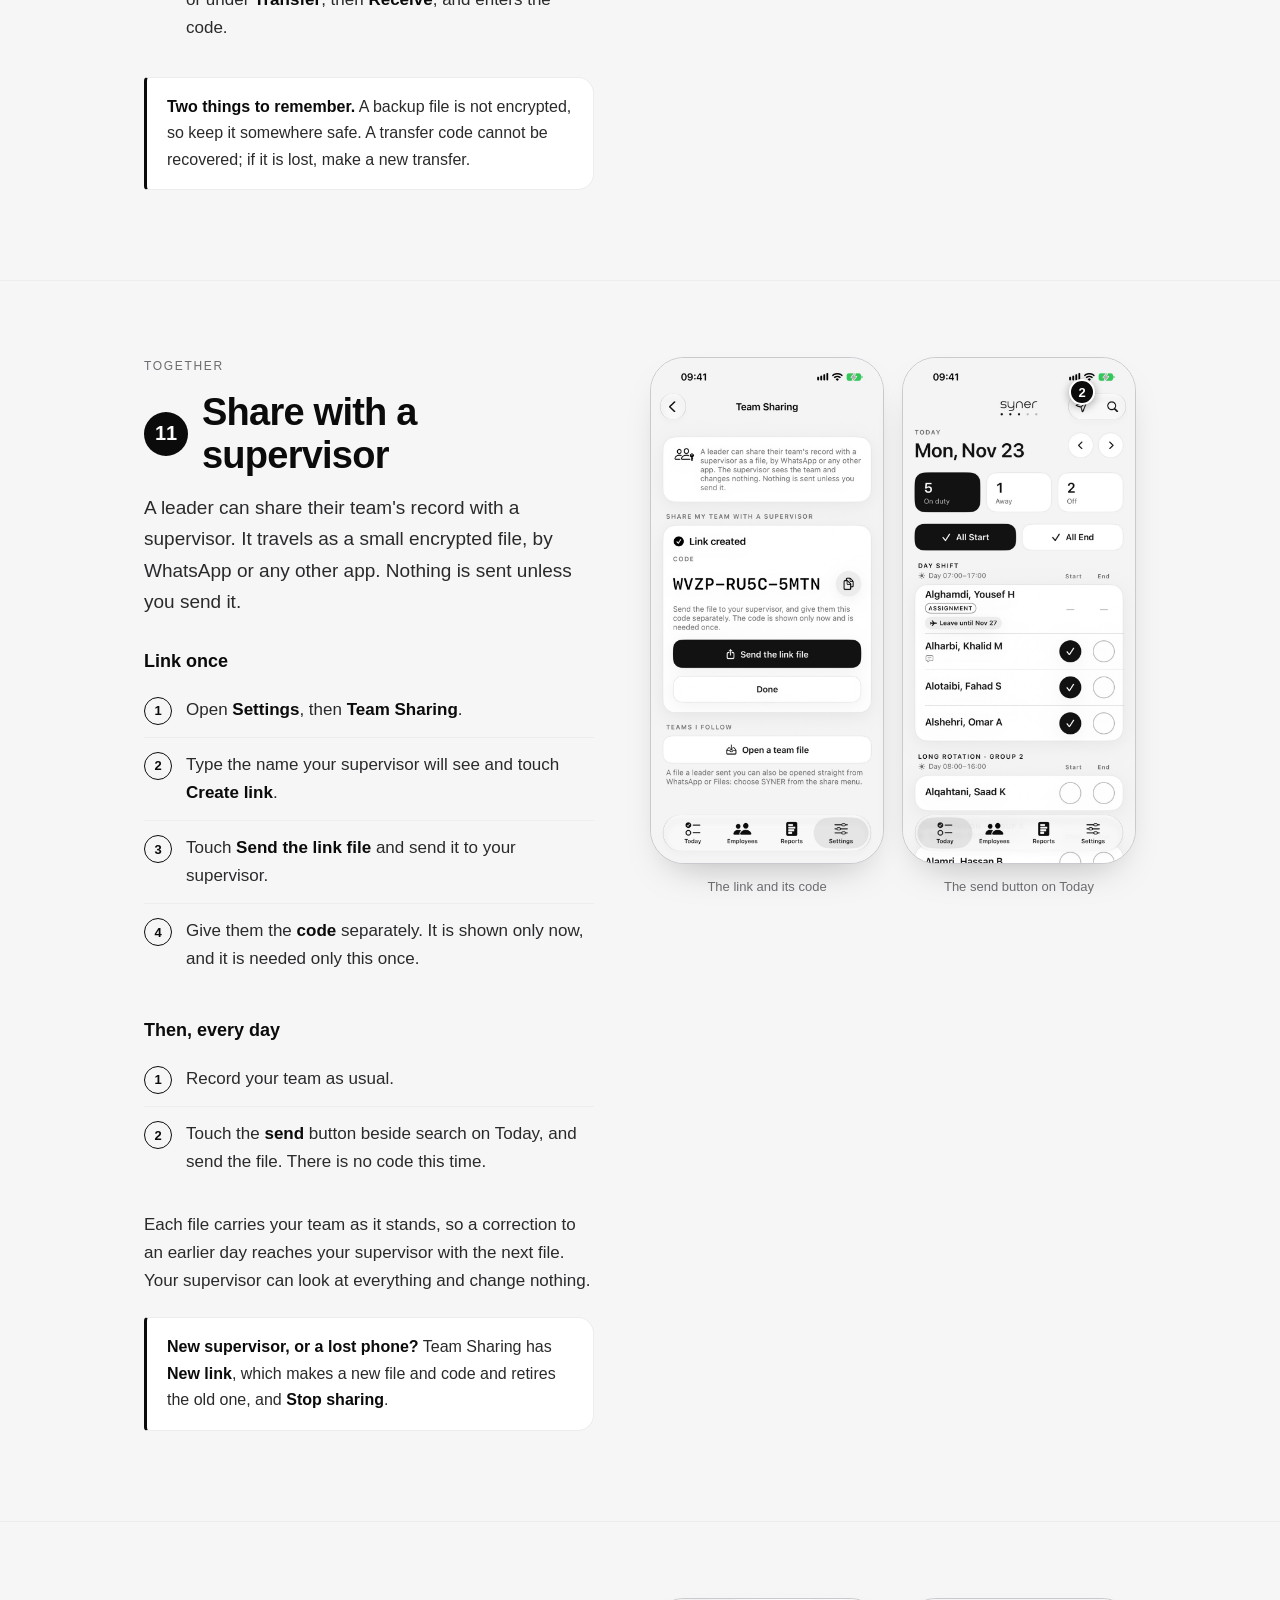
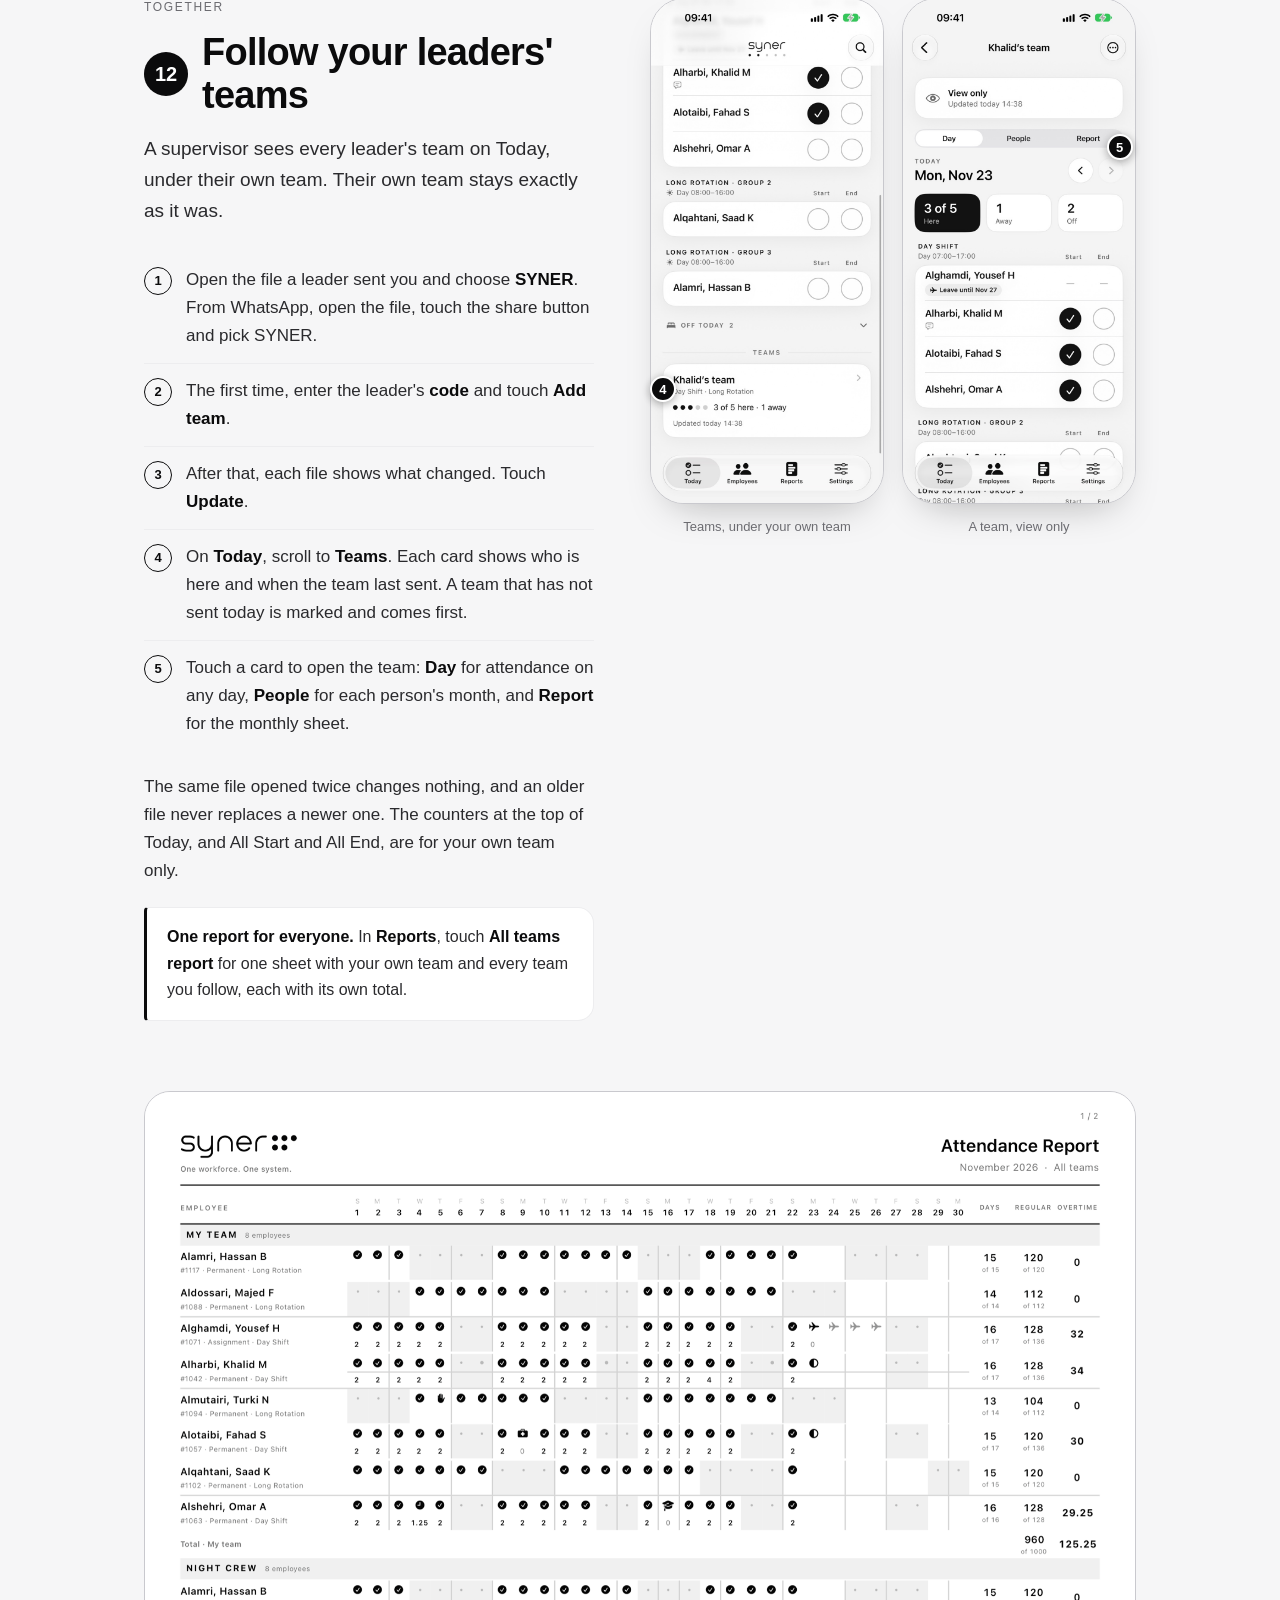
<file: guide.html>
<!doctype html>
<html lang="en">
<head>
<meta charset="utf-8">
<meta name="viewport" content="width=device-width, initial-scale=1">
<title>Guide — SYNER</title>
<meta name="description" content="A step-by-step guide to SYNER: set up work patterns, add your team and its holidays, record each day, read the reports and keep your data safe.">
<meta property="og:title" content="How to use SYNER, step by step">
<meta property="og:description" content="Set up once, then two touches a day. A picture guide to every part of the app.">
<meta property="og:image" content="img/social.png">
<link rel="icon" href="img/icon.png">
<link rel="stylesheet" href="style.css">
</head>
<body>

<header class="top"><div class="wrap">
  <a class="mark" href="./" aria-label="SYNER home"><b>syner</b><i><u></u><u></u><u></u><u></u><u></u></i></a>
  <nav><a href="guide.html" aria-current="page">Guide</a><a href="support.html">Support</a><a href="privacy.html">Privacy</a></nav>
</div></header>

<main>
<section class="guide-hero"><div class="wrap">
  <p class="eyebrow">Step-by-step guide</p>
  <h1>Set up once.<br>Then two touches a day.</h1>
  <p>This guide walks through SYNER from the first launch to the monthly report, then on to working with a supervisor and covering for a colleague. Setting up takes about ten minutes. After that, a day takes seconds.</p>
  <ol class="phases">
    <li><a href="#pattern"><b>Set up</b><span>Patterns, people and holidays</span></a></li>
    <li><a href="#today"><b>Record</b><span>Attendance, status and leave</span></a></li>
    <li><a href="#month"><b>Review</b><span>The month and the reports</span></a></li>
    <li><a href="#data"><b>Protect</b><span>Backup and handover</span></a></li>
    <li><a href="#share"><b>Together</b><span>Supervisors and cover</span></a></li>
  </ol>
</div></section>

<div class="wrap">
  <nav class="toc" aria-label="Steps in this guide">
    <a href="#pattern"><i>1</i>Create a work pattern</a>
    <a href="#tune"><i>2</i>Fine-tune the pattern</a>
    <a href="#people"><i>3</i>Add your people</a>
    <a href="#holidays"><i>4</i>Set calendar holidays</a>
    <a href="#today"><i>5</i>Record the day</a>
    <a href="#day"><i>6</i>Open a day</a>
    <a href="#leave"><i>7</i>Record leave</a>
    <a href="#month"><i>8</i>Follow the month</a>
    <a href="#reports"><i>9</i>Share reports</a>
    <a href="#data"><i>10</i>Keep your data safe</a>
    <a href="#share"><i>11</i>Share with a supervisor</a>
    <a href="#follow"><i>12</i>Follow your leaders' teams</a>
    <a href="#cover"><i>13</i>Hand over for cover</a>
    <a href="#covering"><i>14</i>Cover a colleague</a>
  </nav>
</div>

<div class="wrap get-wrap">
  <div class="get" id="get">
    <div>
      <p class="eyebrow">Download</p>
      <h2>First, get the app.</h2>
      <p>Point your iPhone camera at the code, or touch the badge. Then follow the steps below.</p>
      <div class="stores">
      <a class="store" href="https://apps.apple.com/us/app/syner/id6838074198"><img src="img/app-store-badge.svg" alt="Download on the App Store" width="144" height="48"></a>
      <span class="soon" role="img" aria-label="Coming soon to Android"><svg viewBox="0 0 24 24" aria-hidden="true"><path fill="currentColor" d="M4 18a8 8 0 0 1 16 0z"/><path d="M7.4 11.5 5.7 8.6M16.6 11.5l1.7-2.9" stroke="currentColor" stroke-width="1.2" stroke-linecap="round" fill="none"/><circle cx="8.6" cy="14.6" r=".95" fill="#000"/><circle cx="15.4" cy="14.6" r=".95" fill="#000"/></svg><span><small>Coming soon to</small><b>Android™</b></span></span>
    </div>
    </div>
    <a class="qr" href="https://apps.apple.com/us/app/syner/id6838074198"><img src="img/qr-app-store.svg" alt="QR code that opens SYNER on the App Store" width="168" height="168" loading="lazy"><span>Scan with your iPhone camera</span></a>
  </div>
</div>

<!-- 1 -->
<section class="step" id="pattern"><div class="wrap step-grid">
  <div class="step-text">
    <p class="phase">Set up</p>
    <h2><span class="num">1</span>Create a work pattern</h2>
    <p class="lead">A work pattern describes how a team works: which days of the cycle are work days, and when the shift starts and ends. Start here, because every employee follows a pattern.</p>
    <ol class="do">
      <li>Open <b>Settings</b>, then <b>Work Patterns</b>, and touch <b>+</b>.</li>
      <li>Choose a template. <b>Weekly 5</b> and <b>Weekly 6</b> are ordinary weeks. <b>Short Rotation</b> and <b>Long Rotation</b> are for crews that rotate. <b>Blank pattern</b> starts from nothing.</li>
      <li>Give the pattern a <b>name</b> your team will recognise.</li>
      <li>Set the <b>length</b> of the cycle, then tap each day to switch it between work and off. Dark days are work days.</li>
      <li>Set when the shift <b>starts</b> and <b>ends</b>, then its <b>working hours</b> and <b>regular hours</b>. Hours beyond the regular hours are overtime.</li>
      <li>Touch <b>Save</b>.</li>
    </ol>
    <p class="tip"><b>Example.</b> A shift from 07:00 to 17:00 with 10 working hours and 8 regular hours gives 2 hours of overtime on every full day.</p>
  </div>
  <div class="shots">
    <figure class="phone"><img src="img/guide/01-templates.jpg" alt="The Work Patterns screen with the template menu open" width="780" height="1696" loading="lazy">
      <span class="pin" style="left:92%;top:9.5%">1</span><span class="pin" style="left:37%;top:14%">2</span>
      <figcaption>The templates behind the + button</figcaption></figure>
    <figure class="phone"><img src="img/guide/02-pattern.jpg" alt="The pattern editor: name, cycle days and shift times" width="780" height="1696" loading="lazy">
      <span class="pin" style="left:90%;top:21%">3</span><span class="pin" style="left:5.5%;top:42%">4</span><span class="pin" style="left:93%;top:81%">5</span>
      <figcaption>The cycle and the shift</figcaption></figure>
  </div>
</div></section>

<!-- 2 -->
<section class="step" id="tune"><div class="wrap step-grid">
  <div class="step-text">
    <p class="phase">Set up</p>
    <h2><span class="num">2</span>Fine-tune the pattern</h2>
    <p class="lead">Scroll down in the pattern editor for three optional settings. Skip any your team does not need.</p>
    <h3>First and last day</h3>
    <p>A work cycle is a run of work days between two rests. If the first day starts later, or the last day ends earlier, switch on <b>First day starts at its own time</b> or <b>Last day ends at its own time</b> and choose the time.</p>
    <h3>Overtime day by day</h3>
    <p>Switch on <b>Set overtime day by day</b> when overtime is not the same every day. Tap a day in the table, then use plus and minus to set its overtime. Rest days are shown dotted. Overtime changes the hours only; the shift keeps its times.</p>
    <h3>Groups</h3>
    <p>A rotation usually has several crews on the same cycle, offset from each other. Add a group for each crew and set <b>Day 1 falls on</b> to the date that crew is on the first day of the cycle.</p>
    <p class="tip"><b>Changing a pattern later.</b> When people already follow the pattern, the app asks from which date the change applies. Earlier days stay exactly as they were.</p>
  </div>
  <div class="shots">
    <figure class="phone"><img src="img/guide/03-work-cycles.jpg" alt="First and last day settings for each work cycle" width="780" height="1696" loading="lazy">
      <figcaption>First and last day of each work cycle</figcaption></figure>
    <figure class="phone"><img src="img/guide/04-overtime.jpg" alt="The overtime table with one day selected, and the groups below it" width="780" height="1696" loading="lazy">
      <figcaption>The overtime table and the groups</figcaption></figure>
  </div>
</div></section>

<!-- 3 -->
<section class="step" id="people"><div class="wrap step-grid">
  <div class="step-text">
    <p class="phase">Set up</p>
    <h2><span class="num">3</span>Add your people</h2>
    <p class="lead">Add each person once. From then on they appear on Today on every day they are scheduled.</p>
    <ol class="do">
      <li>Open <b>Employees</b> and touch <b>+</b>.</li>
      <li>Enter the <b>name</b>. The app shows how it will appear in lists.</li>
      <li>Choose <b>Permanent</b> or <b>Assignment</b>. An assignment has an end date and leaves the list by itself when it is over.</li>
      <li>Add the badge number, job title and phone if you use them. With a phone number saved, you can call the person from their page.</li>
      <li>Set the <b>start date</b>, then choose the <b>work pattern</b> and, for a rotation, the <b>group</b>. The next two weeks are shown underneath so you can check the schedule.</li>
      <li>Touch <b>Save</b>.</li>
    </ol>
    <p class="tip"><b>Moving someone later.</b> Open the person, touch <b>Edit</b> and choose the new pattern or group. The app asks from which date, and earlier days are not touched.</p>
  </div>
  <div class="shots one">
    <figure class="phone"><img src="img/guide/05-employee.jpg" alt="The New Employee form" width="780" height="1696" loading="lazy">
      <figcaption>The New Employee form</figcaption></figure>
  </div>
</div></section>

<!-- 4 -->
<section class="step" id="holidays"><div class="wrap step-grid">
  <div class="step-text">
    <p class="phase">Set up</p>
    <h2><span class="num">4</span>Set calendar holidays</h2>
    <p class="lead">A calendar holiday is one date for the whole team, such as a national day. Enter it once and it applies to everyone.</p>
    <ol class="do">
      <li>Open <b>Settings</b>, then <b>Calendar Holidays</b>, and touch <b>Add holiday</b>.</li>
      <li>Give it a <b>name</b>, then set the <b>first day</b> and the <b>last day</b>.</li>
      <li>Switch on <b>Repeats every year</b> if it falls on the same dates each year. Leave it off for holidays that move, like Eid.</li>
      <li>Touch <b>Add holiday</b>.</li>
    </ol>
    <p>To change a holiday later, touch it in the list. The same form opens, with <b>Save holiday</b> and <b>Remove holiday</b> at the bottom.</p>
    <h3>What happens on a holiday</h3>
    <p>Each work pattern decides for its own people. In the pattern editor, under <b>On calendar holidays</b>, choose <b>Day off</b>: everyone scheduled shows as Holiday, and anyone who still comes in is ticked and earns overtime. Or choose <b>Work, paid as overtime</b>: attendance is recorded as usual and the whole shift counts as overtime, and whoever does not come in is on Holiday, not absent. A holiday on someone's rest day changes nothing for them.</p>
    <h3>Year after year</h3>
    <p>A repeating holiday is listed for this year and the next, and the app adds each new year by itself. Every year is its own entry, so you can change or remove one without touching the others. Removing one asks whether you mean <b>this year only</b> or <b>this and all coming years</b>.</p>
    <p>Holidays that have passed stay under <b>Earlier this year</b>. Each finished year folds into a single row under <b>Past years</b>; touch the year to open it.</p>
    <p class="tip"><b>Your records stay.</b> Adding, changing or removing a holiday never removes attendance you have already recorded.</p>
  </div>
  <div class="shots">
    <figure class="phone"><img src="img/guide/24-holidays.jpg" alt="Calendar Holidays: a repeating holiday now and next year, an earlier one this year, and two past years folded into one row each" width="780" height="1696" loading="lazy">
      <span class="pin" style="left:5.5%;top:63%">1</span>
      <figcaption>Calendar Holidays</figcaption></figure>
    <figure class="phone"><img src="img/guide/25-holiday.jpg" alt="The holiday form opened to edit a holiday: name, first day, last day and the Repeats every year switch" width="780" height="1696" loading="lazy">
      <span class="pin" style="left:5.5%;top:31%">2</span><span class="pin" style="left:5.5%;top:57%">3</span>
      <figcaption>The same form when you edit a holiday</figcaption></figure>
  </div>
</div></section>

<!-- 5 -->
<section class="step" id="today"><div class="wrap step-grid">
  <div class="step-text">
    <p class="phase">Record</p>
    <h2><span class="num">5</span>Record the day</h2>
    <p class="lead">Today lists everyone who is scheduled, grouped by pattern and shift. Each person has two circles: one for the start of the shift and one for the end.</p>
    <ol class="do">
      <li>At the start of the shift, touch <b>All Start</b> to mark everyone present, or touch the <b>Start</b> circle beside each person.</li>
      <li>Touch a circle again if someone is not there.</li>
      <li>At the end of the shift, touch <b>All End</b> or each person's <b>End</b> circle. Two ticks make a full day.</li>
      <li>Touch a <b>name</b> to open that person's day for anything out of the ordinary.</li>
      <li>Use the <b>arrows</b> to go to an earlier day, or touch the date to pick one. Days in the future cannot be recorded.</li>
    </ol>
    <p>The three tiles at the top count who is <b>On duty</b>, who is <b>Away</b> and who is <b>Off</b> today. The dots under the name fill as your team arrives.</p>
    <p class="tip"><b>Nothing counted unfairly.</b> A rest day is never an absence, and a day you did not record is shown as not recorded, never as absent.</p>
  </div>
  <div class="shots one">
    <figure class="phone"><img src="img/guide/06-today.jpg" alt="The Today screen with each person's Start and End circles" width="780" height="1696" loading="lazy">
      <span class="pin" style="left:5.5%;top:33%">1</span><span class="pin" style="left:66%;top:70%">2</span><span class="pin" style="left:93%;top:70%">3</span><span class="pin" style="left:50%;top:65%">4</span><span class="pin" style="left:70%;top:14.5%">5</span>
      <figcaption>Today</figcaption></figure>
  </div>
</div></section>

<!-- 6 -->
<section class="step" id="day"><div class="wrap step-grid">
  <div class="step-text">
    <p class="phase">Record</p>
    <h2><span class="num">6</span>Open a day</h2>
    <p class="lead">Most days need two touches and nothing else. Open a day when something was different.</p>
    <ol class="do">
      <li><b>Day status.</b> Choose On duty, Leave, Sick, Excused, Course or Holiday.</li>
      <li><b>Attendance.</b> Tick the start and the end of the shift, the same as on Today.</li>
      <li><b>Actual time.</b> Switch on <b>Arrived</b> or <b>Left</b> only if the time was different from the shift, and enter it. The app works out late arrival and early leaving.</li>
      <li><b>Overtime.</b> Use plus and minus to add or take away overtime for this one day. This is available on On duty days.</li>
      <li><b>Note.</b> Write anything worth remembering. A small mark appears beside the name on Today.</li>
    </ol>
    <p>The card at the top always shows the result: the day's outcome, the regular hours and the overtime. <b>Clear this day</b> at the bottom removes everything recorded for it.</p>
  </div>
  <div class="shots">
    <figure class="phone"><img src="img/guide/07-day.jpg" alt="A day sheet showing a full day with status and attendance" width="780" height="1696" loading="lazy">
      <span class="pin" style="left:5.5%;top:41%">1</span><span class="pin" style="left:93%;top:55%">2</span><span class="pin" style="left:93%;top:74.5%">3</span>
      <figcaption>Status and attendance</figcaption></figure>
    <figure class="phone"><img src="img/guide/08-day-more.jpg" alt="The lower part of the day sheet: actual time, overtime and note" width="780" height="1696" loading="lazy">
      <span class="pin" style="left:93%;top:62.5%">4</span><span class="pin" style="left:90%;top:76%">5</span>
      <figcaption>Overtime and note</figcaption></figure>
  </div>
</div></section>

<!-- 7 -->
<section class="step" id="leave"><div class="wrap step-grid">
  <div class="step-text">
    <p class="phase">Record</p>
    <h2><span class="num">7</span>Record leave</h2>
    <p class="lead">Leave is set once for the whole period, not day by day.</p>
    <ol class="do">
      <li>Open the first day of the leave for that person and choose <b>Leave</b>.</li>
      <li>Pick the <b>last day</b> of the leave on the calendar.</li>
      <li>Touch <b>Save leave</b>.</li>
    </ol>
    <p>Every scheduled day in that period is shown as Leave, and the person's row on Today says until when. Rest days inside the period stay rest days.</p>
    <p class="tip"><b>Back early?</b> Open the day they returned and choose <b>On duty</b>. The leave ends there.</p>
  </div>
  <div class="shots one">
    <figure class="phone"><img src="img/guide/09-leave.jpg" alt="Choosing the last day of a leave on a calendar" width="780" height="1696" loading="lazy">
      <figcaption>Choosing the last day of leave</figcaption></figure>
  </div>
</div></section>

<!-- 8 -->
<section class="step" id="month"><div class="wrap step-grid">
  <div class="step-text">
    <p class="phase">Review</p>
    <h2><span class="num">8</span>Follow the month</h2>
    <p class="lead">Each person has a page with the calendar of the month and the totals that matter.</p>
    <ol class="do">
      <li>Open <b>Employees</b> and touch a name.</li>
      <li>Read the <b>calendar</b>. Every day carries a symbol: a tick for a full day, a half circle for an incomplete one, a bed for a rest day, and a symbol for each status.</li>
      <li>Touch any day up to today to open it and correct it.</li>
      <li>Scroll down to <b>This month</b> for the counts, the regular hours against the hours required, and the overtime.</li>
      <li>Use the arrows beside the month to look back.</li>
      <li>To call the person, touch the <b>phone button</b> beside their number. Touch and hold it to copy the number.</li>
    </ol>
    <p class="tip"><b>Incomplete</b> means one of the two ticks is missing. Touch the day and finish it so the hours are counted.</p>
    <p class="tip"><b>Someone left the team?</b> At the bottom of their page, <b>Mark as transferred</b> keeps their history and asks for their last day. <b>Delete employee</b> removes them with their attendance records for good; the app asks you to confirm first.</p>
  </div>
  <div class="shots">
    <figure class="phone"><img src="img/guide/10-month.jpg" alt="An employee's page: their details with a call button beside the phone number, and the calendar of the month" width="780" height="1696" loading="lazy">
      <span class="pin" style="left:5.5%;top:36.3%">6</span>
      <figcaption>The month calendar</figcaption></figure>
    <figure class="phone"><img src="img/guide/11-totals.jpg" alt="The totals of the month: days, regular hours and overtime" width="780" height="1696" loading="lazy">
      <figcaption>The totals of the month</figcaption></figure>
  </div>
</div></section>

<!-- 9 -->
<section class="step" id="reports"><div class="wrap step-grid">
  <div class="step-text">
    <p class="phase">Review</p>
    <h2><span class="num">9</span>Share reports</h2>
    <p class="lead">Reports brings the whole team together for any month.</p>
    <ol class="do">
      <li>Open <b>Reports</b> and choose the month with the arrows.</li>
      <li>Read the <b>Workforce</b> card for the team's totals. A dark label points to days that still need attention.</li>
      <li>Touch <b>Group report</b> for the monthly sheet: every person, every day, the regular hours and the overtime on one page.</li>
      <li>Touch the <b>share</b> button on the sheet to send it as a PDF.</li>
      <li>Touch a person in the list for their own report, or use the share button at the top of Reports to export the totals as a CSV file for a spreadsheet.</li>
    </ol>
  </div>
  <div class="shots one">
    <figure class="phone"><img src="img/guide/12-reports.jpg" alt="The Reports screen with the team's totals for the month" width="780" height="1696" loading="lazy">
      <figcaption>Reports</figcaption></figure>
  </div>
</div>
<div class="wrap sheet">
  <figure><img src="img/duo-sheet.png" alt="The monthly group report: one row for each person and one column for each day" width="1800" height="1266" loading="lazy">
    <figcaption>The group report, ready to print or send</figcaption></figure>
</div></section>

<!-- 10 -->
<section class="step" id="data"><div class="wrap step-grid">
  <div class="step-text">
    <p class="phase">Protect</p>
    <h2><span class="num">10</span>Keep your data safe</h2>
    <p class="lead">Everything lives on your iPhone. There is no account and no SYNER server, so a backup is the copy that protects you if the iPhone is lost.</p>
    <h3>Back up</h3>
    <ol class="do">
      <li>Open <b>Settings</b>, then <b>Backup</b>, and touch <b>Export backup</b>.</li>
      <li>Save the file in Files or iCloud Drive. Do this regularly.</li>
      <li>To bring it back, or to move to a new iPhone, touch <b>Choose backup file</b>. The app shows what the file holds before anything changes.</li>
      <li>Or switch on <b>iCloud backup</b> on the same screen. A copy is then kept in the SYNER folder of your own iCloud Drive, once a day after something has changed, when you leave the app. The last 7 days are kept, and they are listed on this screen to restore from, also on a new iPhone.</li>
    </ol>
    <h3>Hand over</h3>
    <p>Settings, then Transfer, moves data to another person in an encrypted file that opens only with a code. There are three kinds:</p>
    <ol class="do">
      <li><b>Transfer an employee</b> moves one person, with their history, to another leader.</li>
      <li><b>Hand over for cover</b> lends your whole team to a colleague while you are away. It comes back. See steps 13 and 14.</li>
      <li><b>Hand over everything</b> is for whoever takes over your position for good. It carries your patterns, employees and records, and the teams you follow.</li>
      <li>Send the file any way you like, and give the <b>code</b> separately. The other person opens the file in SYNER, or under <b>Transfer</b>, then <b>Receive</b>, and enters the code.</li>
    </ol>
    <p class="tip"><b>Two things to remember.</b> A backup file is not encrypted, so keep it somewhere safe. A transfer code cannot be recovered; if it is lost, make a new transfer.</p>
  </div>
  <div class="shots">
    <figure class="phone"><img src="img/guide/13-backup.jpg" alt="The Backup screen: Export backup, the iCloud backup switch with the time of the last backup, and the backups kept in iCloud" width="780" height="1696" loading="lazy">
      <figcaption>Backup and iCloud backup</figcaption></figure>
    <figure class="phone"><img src="img/guide/14-transfer.jpg" alt="The Transfer screen: transfer an employee, hand over for cover, hand over everything, receive" width="780" height="1696" loading="lazy">
      <figcaption>Transfer</figcaption></figure>
  </div>
</div></section>

<!-- 11 -->
<section class="step" id="share"><div class="wrap step-grid">
  <div class="step-text">
    <p class="phase">Together</p>
    <h2><span class="num">11</span>Share with a supervisor</h2>
    <p class="lead">A leader can share their team's record with a supervisor. It travels as a small encrypted file, by WhatsApp or any other app. Nothing is sent unless you send it.</p>
    <h3>Link once</h3>
    <ol class="do">
      <li>Open <b>Settings</b>, then <b>Team Sharing</b>.</li>
      <li>Type the name your supervisor will see and touch <b>Create link</b>.</li>
      <li>Touch <b>Send the link file</b> and send it to your supervisor.</li>
      <li>Give them the <b>code</b> separately. It is shown only now, and it is needed only this once.</li>
    </ol>
    <h3>Then, every day</h3>
    <ol class="do">
      <li>Record your team as usual.</li>
      <li>Touch the <b>send</b> button beside search on Today, and send the file. There is no code this time.</li>
    </ol>
    <p>Each file carries your team as it stands, so a correction to an earlier day reaches your supervisor with the next file. Your supervisor can look at everything and change nothing.</p>
    <p class="tip"><b>New supervisor, or a lost phone?</b> Team Sharing has <b>New link</b>, which makes a new file and code and retires the old one, and <b>Stop sharing</b>.</p>
  </div>
  <div class="shots">
    <figure class="phone"><img src="img/guide/15-share-link.jpg" alt="Team Sharing after a link was created, showing the code and the button that sends the link file" width="780" height="1696" loading="lazy">
      <figcaption>The link and its code</figcaption></figure>
    <figure class="phone"><img src="img/guide/16-share-update.jpg" alt="Today on a leader's iPhone with the send button beside search" width="780" height="1696" loading="lazy">
      <span class="pin" style="left:77%;top:6.5%">2</span>
      <figcaption>The send button on Today</figcaption></figure>
  </div>
</div></section>

<!-- 12 -->
<section class="step" id="follow"><div class="wrap step-grid">
  <div class="step-text">
    <p class="phase">Together</p>
    <h2><span class="num">12</span>Follow your leaders' teams</h2>
    <p class="lead">A supervisor sees every leader's team on Today, under their own team. Their own team stays exactly as it was.</p>
    <ol class="do">
      <li>Open the file a leader sent you and choose <b>SYNER</b>. From WhatsApp, open the file, touch the share button and pick SYNER.</li>
      <li>The first time, enter the leader's <b>code</b> and touch <b>Add team</b>.</li>
      <li>After that, each file shows what changed. Touch <b>Update</b>.</li>
      <li>On <b>Today</b>, scroll to <b>Teams</b>. Each card shows who is here and when the team last sent. A team that has not sent today is marked and comes first.</li>
      <li>Touch a card to open the team: <b>Day</b> for attendance on any day, <b>People</b> for each person's month, and <b>Report</b> for the monthly sheet.</li>
    </ol>
    <p>The same file opened twice changes nothing, and an older file never replaces a newer one. The counters at the top of Today, and All Start and All End, are for your own team only.</p>
    <p class="tip"><b>One report for everyone.</b> In <b>Reports</b>, touch <b>All teams report</b> for one sheet with your own team and every team you follow, each with its own total.</p>
  </div>
  <div class="shots">
    <figure class="phone"><img src="img/guide/18-teams.jpg" alt="The Teams section on Today with a card for one leader's team" width="780" height="1696" loading="lazy">
      <span class="pin" style="left:5.5%;top:72.5%">4</span>
      <figcaption>Teams, under your own team</figcaption></figure>
    <figure class="phone"><img src="img/guide/19-team.jpg" alt="A leader's team opened by the supervisor, marked View only, with Day, People and Report" width="780" height="1696" loading="lazy">
      <span class="pin" style="left:93%;top:27.7%">5</span>
      <figcaption>A team, view only</figcaption></figure>
  </div>
</div>
<div class="wrap sheet">
  <figure><img src="img/all-teams-sheet.png" alt="The all teams report: the supervisor's own team and a leader's team on one sheet, each with its total" width="1800" height="1271" loading="lazy">
    <figcaption>The all teams report</figcaption></figure>
</div></section>

<!-- 13 -->
<section class="step" id="cover"><div class="wrap step-grid">
  <div class="step-text">
    <p class="phase">Together</p>
    <h2><span class="num">13</span>Hand your team over for cover</h2>
    <p class="lead">Going away for a while? A colleague can record your team beside their own and hand it back when you return. Nothing is lost on the way out or on the way back.</p>
    <ol class="do">
      <li>Open <b>Settings</b>, then <b>Transfer</b>, and touch <b>Hand over for cover</b>.</li>
      <li>Type the name your colleague will see and touch <b>Create file</b>.</li>
      <li>Send the file to your colleague and give them the <b>code</b> separately.</li>
    </ol>
    <p>Creating the file <b>locks your team</b> on your iPhone. You can still read everything, but only your colleague records from now on. That is what makes the return safe: there is only ever one copy being changed.</p>
    <h3>When you come back</h3>
    <ol class="do">
      <li>Your colleague sends you a return file and its code.</li>
      <li>Open the file in SYNER, enter the code and touch <b>Take my team back</b>.</li>
    </ol>
    <p>Your team returns with everything recorded while you were away, and your iPhone is unlocked.</p>
    <p class="tip"><b>The file never arrived?</b> Open Transfer and choose <b>Cancel the cover</b> to unlock your team. Do this only if your colleague has not started: a return sent after a cancel is not accepted.</p>
  </div>
  <div class="shots">
    <figure class="phone"><img src="img/guide/20-cover.jpg" alt="Hand Over for Cover: the code, the send button and a note that the team is locked" width="780" height="1696" loading="lazy">
      <figcaption>The cover file and its code</figcaption></figure>
    <figure class="phone"><img src="img/guide/21-locked.jpg" alt="Today on the iPhone of the person away: a notice that the team is being covered, and the ticks cannot be changed" width="780" height="1696" loading="lazy">
      <figcaption>Your team while it is covered</figcaption></figure>
  </div>
</div></section>

<!-- 14 -->
<section class="step" id="covering"><div class="wrap step-grid">
  <div class="step-text">
    <p class="phase">Together</p>
    <h2><span class="num">14</span>Cover a colleague's team</h2>
    <p class="lead">Your colleague's team arrives as a second team beside your own. Your own team is not touched.</p>
    <ol class="do">
      <li>Open the file your colleague sent, enter the <b>code</b> and touch <b>Start covering</b>.</li>
      <li>At the top of <b>Today</b>, switch between <b>My team</b> and the team you are covering.</li>
      <li>While their team is selected, the whole app works on it: record attendance, add leave, open the reports, exactly as you do for your own.</li>
      <li>If your colleague shares with a supervisor, keep sending updates from Today. If they follow teams as a supervisor, the leaders' files open here.</li>
    </ol>
    <h3>Handing it back</h3>
    <ol class="do">
      <li>Select the covered team, then open <b>Settings</b>, <b>Transfer</b>, <b>Return this team</b>.</li>
      <li>Create the file, send it and give the code separately.</li>
      <li>Once your colleague confirms it arrived, touch <b>Remove the covered team</b>.</li>
    </ol>
    <p class="tip"><b>Return it before you hand over or erase your own iPhone.</b> A covered team is your colleague's; SYNER will not erase your iPhone or hand it over while you still hold it.</p>
  </div>
  <div class="shots">
    <figure class="phone"><img src="img/guide/22-cover-receive.jpg" alt="Receiving a cover file: the team's contents and the Start covering button" width="780" height="1696" loading="lazy">
      <figcaption>Taking a team for cover</figcaption></figure>
    <figure class="phone"><img src="img/guide/23-covering.jpg" alt="Today with a switch at the top between My team and the covered team" width="780" height="1696" loading="lazy">
      <span class="pin" style="left:5.5%;top:13%">2</span>
      <figcaption>Switching between the two teams</figcaption></figure>
  </div>
</div></section>

<section class="closing"><div class="wrap">
  <span class="mark"><b>syner</b><i><u></u><u></u><u></u><u></u><u></u></i></span>
  <p>That is the whole app. More answers are on the <a href="support.html">Support</a> page.</p>
</div></section>
</main>

<footer><div class="wrap">
  <span>© 2026 SYNER · One workforce. One system.</span>
  <span><a href="guide.html">Guide</a><a href="support.html">Support</a><a href="privacy.html">Privacy Policy</a></span>
  <p class="legal">Apple, the Apple logo, iPhone and iCloud are trademarks of Apple Inc., registered in the U.S. and other countries and regions. App Store is a service mark of Apple Inc. Android is a trademark of Google LLC. The Android robot is reproduced or modified from work created and shared by Google and used according to terms described in the <a href="https://creativecommons.org/licenses/by/3.0/" rel="license noopener">Creative Commons</a> 3.0 Attribution License.</p>
</div></footer>
</body>
</html>
</file>
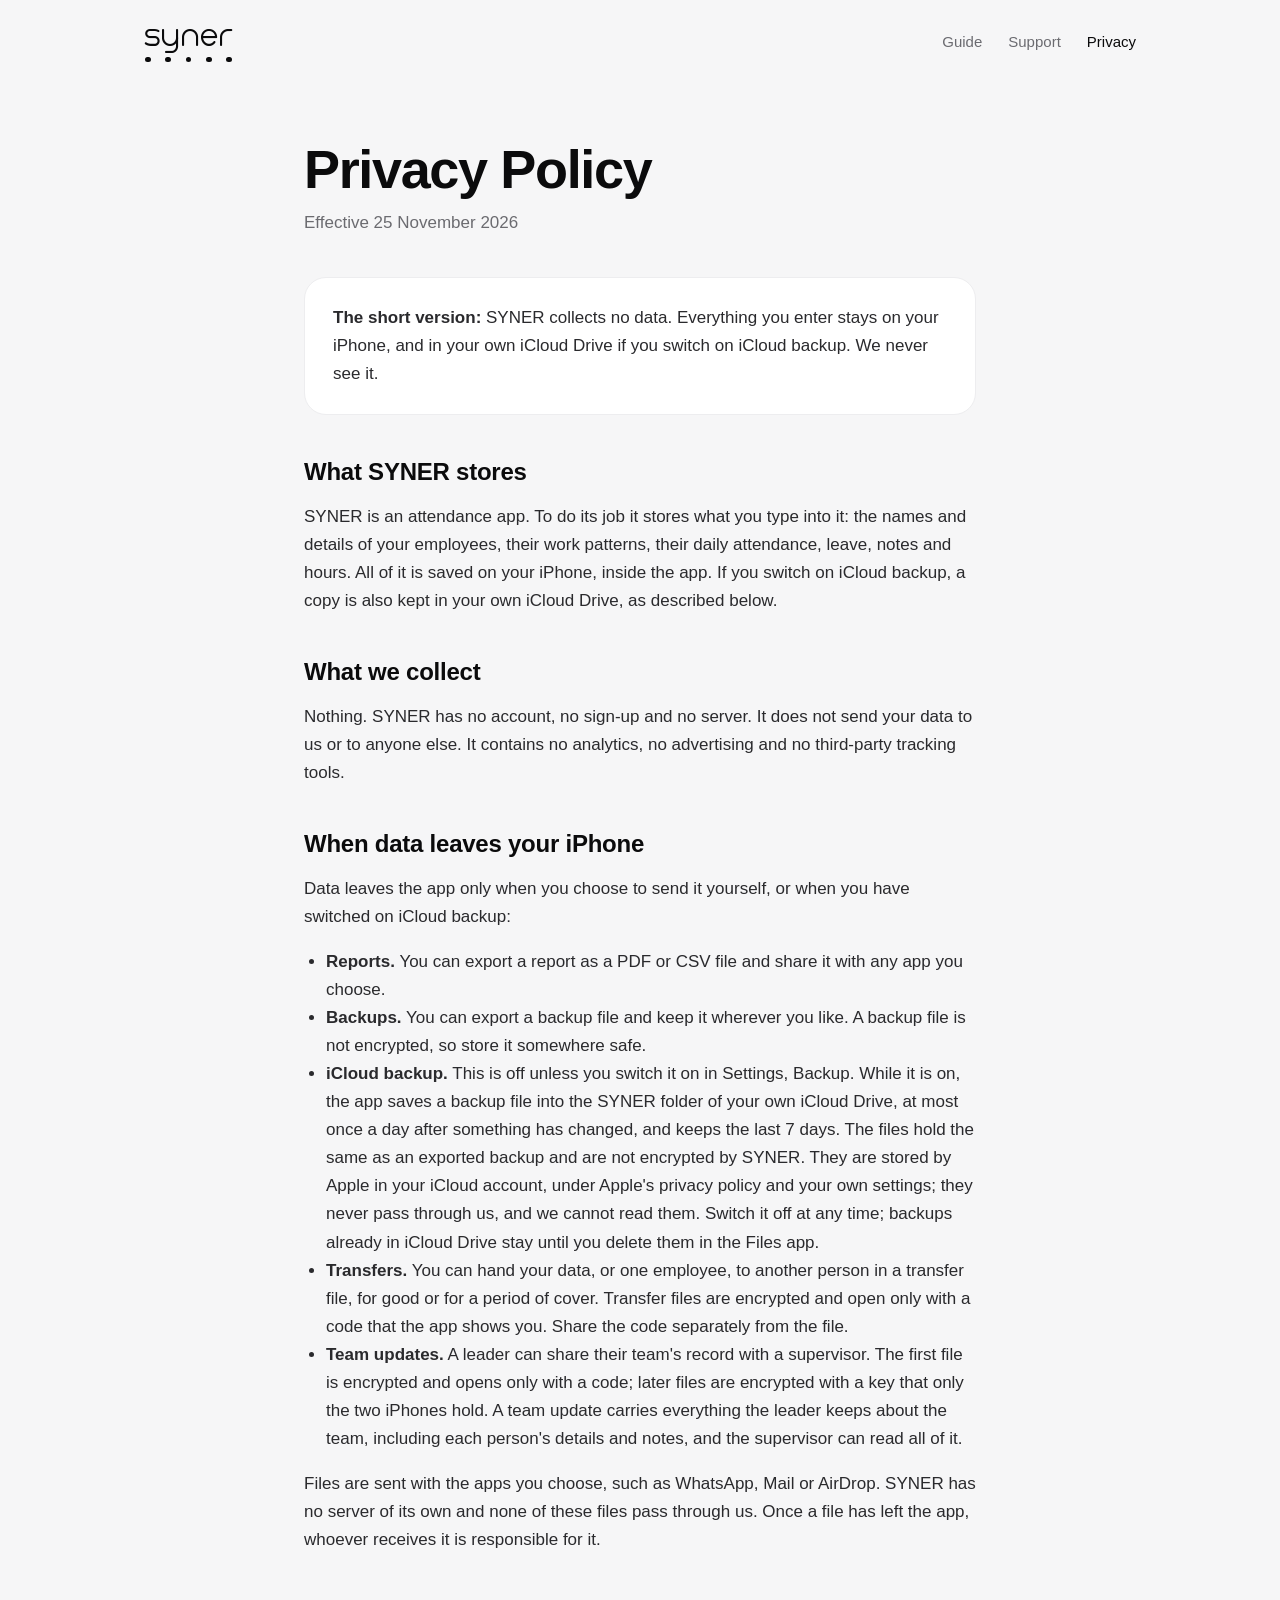
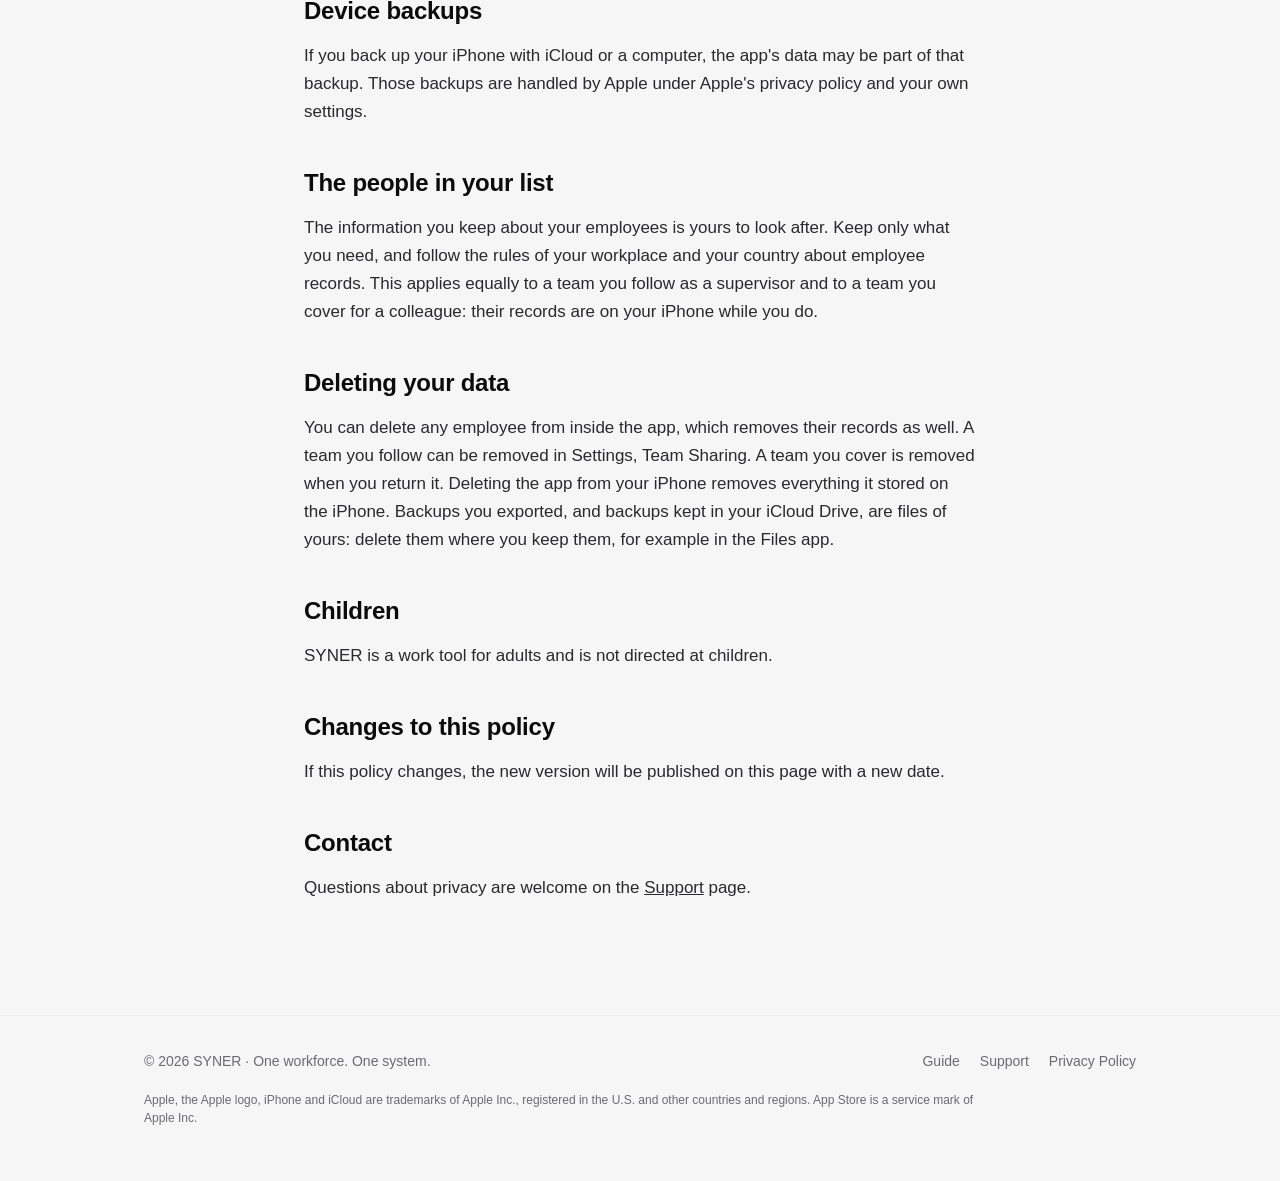
<file: privacy.html>
<!doctype html>
<html lang="en">
<head>
<meta charset="utf-8">
<meta name="viewport" content="width=device-width, initial-scale=1">
<title>Privacy Policy — SYNER</title>
<meta name="description" content="SYNER collects no data. Everything you enter stays on your iPhone, and in your own iCloud Drive if you switch that on.">
<link rel="icon" href="img/icon.png">
<link rel="stylesheet" href="style.css">
</head>
<body>

<header class="top"><div class="wrap">
  <a class="mark" href="./" aria-label="SYNER home"><b>syner</b><i><u></u><u></u><u></u><u></u><u></u></i></a>
  <nav><a href="guide.html">Guide</a><a href="support.html">Support</a><a href="privacy.html" aria-current="page">Privacy</a></nav>
</div></header>

<main class="page"><div class="wrap narrow">
  <h1>Privacy Policy</h1>
  <p class="meta">Effective 25 November 2026</p>

  <div class="note"><p><strong>The short version:</strong> SYNER collects no data. Everything you enter stays on your iPhone, and in your own iCloud Drive if you switch on iCloud backup. We never see it.</p></div>

  <h2>What SYNER stores</h2>
  <p>SYNER is an attendance app. To do its job it stores what you type into it: the names and details of your employees, their work patterns, their daily attendance, leave, notes and hours. All of it is saved on your iPhone, inside the app. If you switch on iCloud backup, a copy is also kept in your own iCloud Drive, as described below.</p>

  <h2>What we collect</h2>
  <p>Nothing. SYNER has no account, no sign-up and no server. It does not send your data to us or to anyone else. It contains no analytics, no advertising and no third-party tracking tools.</p>

  <h2>When data leaves your iPhone</h2>
  <p>Data leaves the app only when you choose to send it yourself, or when you have switched on iCloud backup:</p>
  <ul>
    <li><strong>Reports.</strong> You can export a report as a PDF or CSV file and share it with any app you choose.</li>
    <li><strong>Backups.</strong> You can export a backup file and keep it wherever you like. A backup file is not encrypted, so store it somewhere safe.</li>
    <li><strong>iCloud backup.</strong> This is off unless you switch it on in Settings, Backup. While it is on, the app saves a backup file into the SYNER folder of your own iCloud Drive, at most once a day after something has changed, and keeps the last 7 days. The files hold the same as an exported backup and are not encrypted by SYNER. They are stored by Apple in your iCloud account, under Apple's privacy policy and your own settings; they never pass through us, and we cannot read them. Switch it off at any time; backups already in iCloud Drive stay until you delete them in the Files app.</li>
    <li><strong>Transfers.</strong> You can hand your data, or one employee, to another person in a transfer file, for good or for a period of cover. Transfer files are encrypted and open only with a code that the app shows you. Share the code separately from the file.</li>
    <li><strong>Team updates.</strong> A leader can share their team's record with a supervisor. The first file is encrypted and opens only with a code; later files are encrypted with a key that only the two iPhones hold. A team update carries everything the leader keeps about the team, including each person's details and notes, and the supervisor can read all of it.</li>
  </ul>
  <p>Files are sent with the apps you choose, such as WhatsApp, Mail or AirDrop. SYNER has no server of its own and none of these files pass through us. Once a file has left the app, whoever receives it is responsible for it.</p>

  <h2>Device backups</h2>
  <p>If you back up your iPhone with iCloud or a computer, the app's data may be part of that backup. Those backups are handled by Apple under Apple's privacy policy and your own settings.</p>

  <h2>The people in your list</h2>
  <p>The information you keep about your employees is yours to look after. Keep only what you need, and follow the rules of your workplace and your country about employee records. This applies equally to a team you follow as a supervisor and to a team you cover for a colleague: their records are on your iPhone while you do.</p>

  <h2>Deleting your data</h2>
  <p>You can delete any employee from inside the app, which removes their records as well. A team you follow can be removed in Settings, Team Sharing. A team you cover is removed when you return it. Deleting the app from your iPhone removes everything it stored on the iPhone. Backups you exported, and backups kept in your iCloud Drive, are files of yours: delete them where you keep them, for example in the Files app.</p>

  <h2>Children</h2>
  <p>SYNER is a work tool for adults and is not directed at children.</p>

  <h2>Changes to this policy</h2>
  <p>If this policy changes, the new version will be published on this page with a new date.</p>

  <h2>Contact</h2>
  <p>Questions about privacy are welcome on the <a href="support.html">Support</a> page.</p>
</div></main>

<footer><div class="wrap">
  <span>© 2026 SYNER · One workforce. One system.</span>
  <span><a href="guide.html">Guide</a><a href="support.html">Support</a><a href="privacy.html">Privacy Policy</a></span>
  <p class="legal">Apple, the Apple logo, iPhone and iCloud are trademarks of Apple Inc., registered in the U.S. and other countries and regions. App Store is a service mark of Apple Inc.</p>
</div></footer>
</body>
</html>
</file>
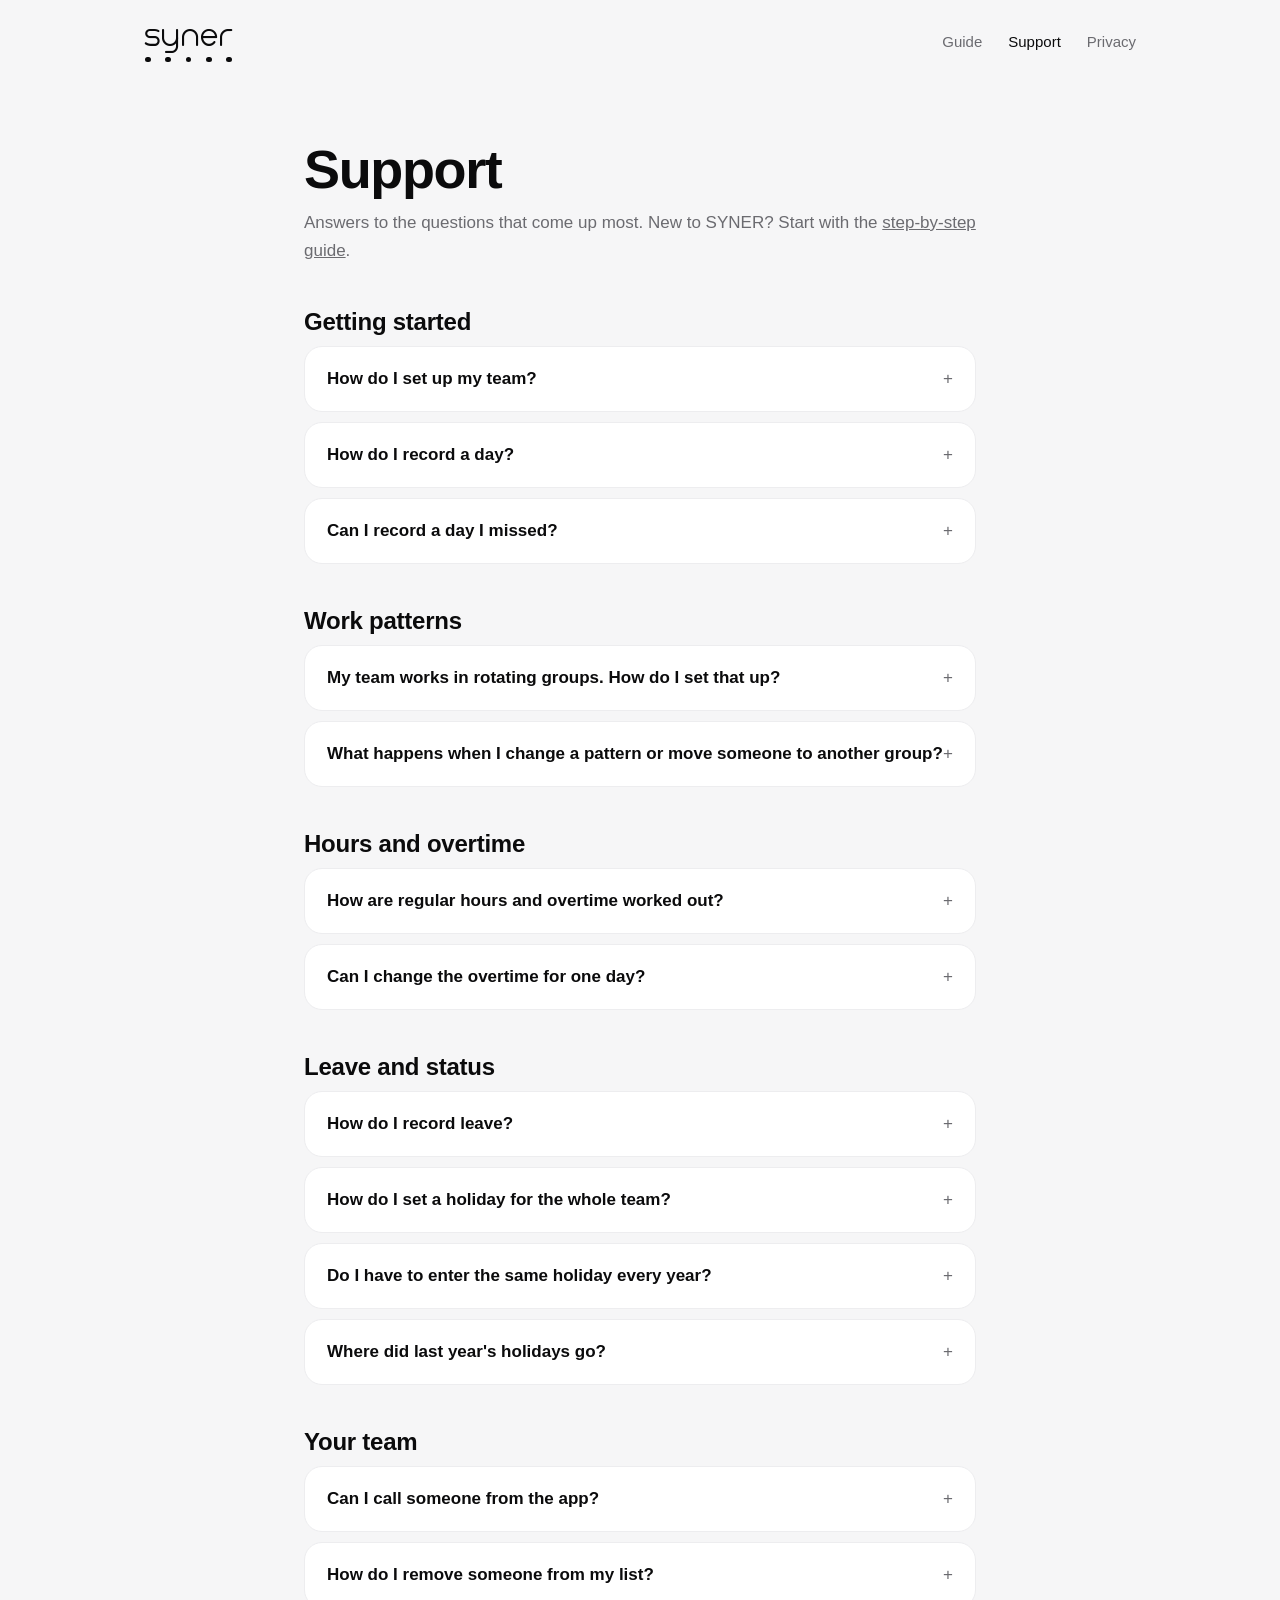
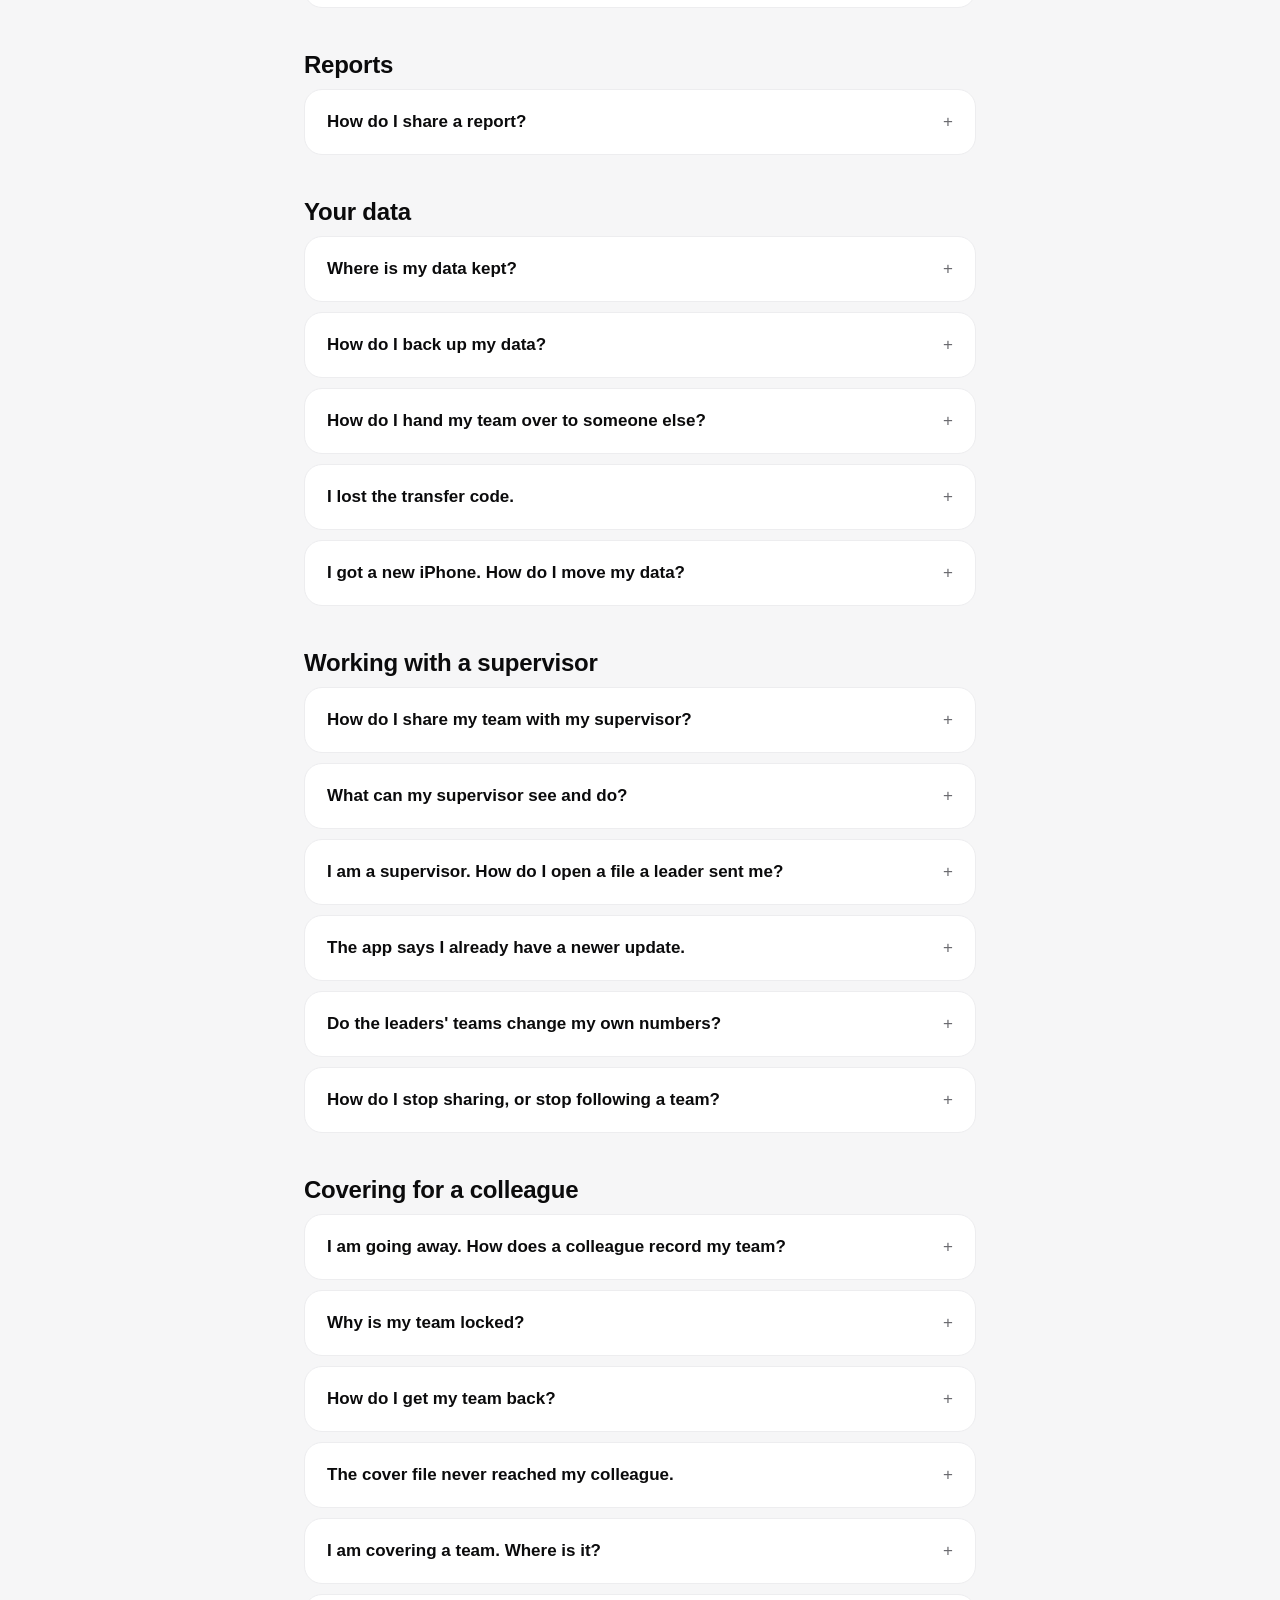
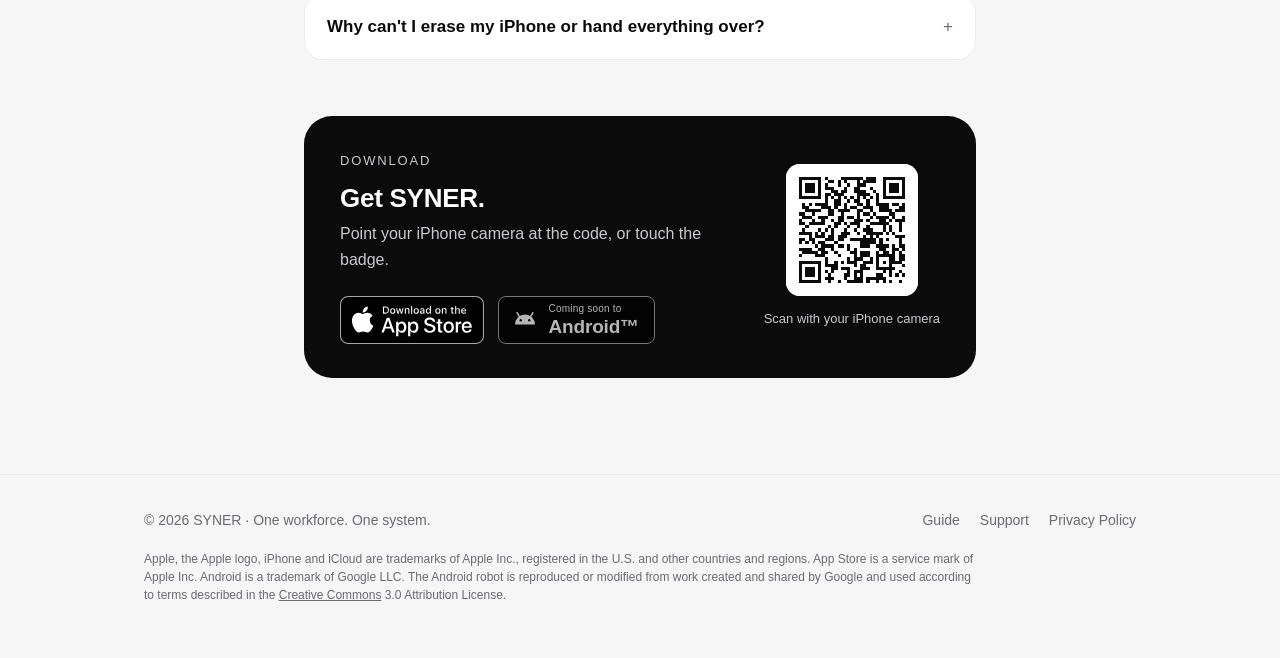
<file: support.html>
<!doctype html>
<html lang="en">
<head>
<meta charset="utf-8">
<meta name="viewport" content="width=device-width, initial-scale=1">
<title>Support — SYNER</title>
<meta name="description" content="Help with SYNER: work patterns, attendance, overtime, holidays, reports, backups, transfers, sharing with a supervisor and covering for a colleague.">
<link rel="icon" href="img/icon.png">
<link rel="stylesheet" href="style.css">
</head>
<body>

<header class="top"><div class="wrap">
  <a class="mark" href="./" aria-label="SYNER home"><b>syner</b><i><u></u><u></u><u></u><u></u><u></u></i></a>
  <nav><a href="guide.html">Guide</a><a href="support.html" aria-current="page">Support</a><a href="privacy.html">Privacy</a></nav>
</div></header>

<main class="page"><div class="wrap narrow">
  <h1>Support</h1>
  <p class="meta">Answers to the questions that come up most. New to SYNER? Start with the <a href="guide.html">step-by-step guide</a>.</p>

  <h2>Getting started</h2>
  <details><summary>How do I set up my team?</summary>
    <p>Open Settings, then Work Patterns, and add the way your team works: a five or six day week, or a rotation. Then open Employees and add each person, choosing their pattern and group.</p></details>
  <details><summary>How do I record a day?</summary>
    <p>On Today, touch the first circle beside a person when they arrive and the second when the shift ends. All Start and All End mark everyone at once. Touch a name to set a status, the actual times or a note.</p></details>
  <details><summary>Can I record a day I missed?</summary>
    <p>Yes. Use the arrows beside the date on Today, or touch the date to pick any earlier day. Days in the future cannot be recorded.</p></details>

  <h2>Work patterns</h2>
  <details><summary>My team works in rotating groups. How do I set that up?</summary>
    <p>Add a pattern, set the length of the cycle, mark the work days and add a group for each crew. Each group has a start date that says when it is on the first day of the cycle.</p></details>
  <details><summary>What happens when I change a pattern or move someone to another group?</summary>
    <p>The app asks from which date the change applies. Earlier days stay as they were, and only days from that date follow the new arrangement.</p></details>

  <h2>Hours and overtime</h2>
  <details><summary>How are regular hours and overtime worked out?</summary>
    <p>Each shift has its regular hours, eight by default. Hours beyond them are overtime. You can give each day of the cycle its own overtime in the pattern. A day that was not worked earns no overtime.</p></details>
  <details><summary>Can I change the overtime for one day?</summary>
    <p>Yes. Open the day for that person and use the plus and minus under Overtime. This is available on On duty days. Reset goes back to what the day's times give.</p></details>

  <h2>Leave and status</h2>
  <details><summary>How do I record leave?</summary>
    <p>Open the day, choose Leave and pick the last day. Every scheduled day in that period is shown as Leave. Choosing On duty on a day inside the period ends the leave there.</p></details>

  <details><summary>How do I set a holiday for the whole team?</summary>
    <p>Open Settings, then Calendar Holidays, and add it once: a name, the first day and the last day. Each work pattern says whether its people rest that day or work it as overtime. The <a href="guide.html#holidays">guide</a> shows each screen.</p></details>
  <details><summary>Do I have to enter the same holiday every year?</summary>
    <p>No. Switch on Repeats every year and the app lists it on the same dates each year by itself. Leave the switch off for holidays that move, like Eid, and enter those each year. Every year is its own entry, so changing or removing one year leaves the others alone.</p></details>
  <details><summary>Where did last year's holidays go?</summary>
    <p>Each finished year folds into one row under Past years in Calendar Holidays. Touch the year to open it. Nothing is deleted.</p></details>

  <h2>Your team</h2>
  <details><summary>Can I call someone from the app?</summary>
    <p>Yes. Save a phone number with the person, then open their page from Employees and touch the phone button beside the number. Touch and hold it to copy the number. SYNER does not read your contacts.</p></details>
  <details><summary>How do I remove someone from my list?</summary>
    <p>Open the person from Employees and scroll to the bottom. Mark as transferred keeps their history and asks for their last day with the team. Delete employee removes them and their attendance records for good: the app asks you to confirm, it cannot be undone, and new backups will not include them.</p></details>

  <h2>Reports</h2>
  <details><summary>How do I share a report?</summary>
    <p>Open Reports, choose the month, and open the group report or one person's report. The share button sends it as a PDF. The monthly totals can also be exported as a CSV file.</p></details>

  <h2>Your data</h2>
  <details><summary>Where is my data kept?</summary>
    <p>On your iPhone. SYNER has no account and no server. If you switch on iCloud backup, a copy is also kept in your own iCloud Drive, which only you can reach. See the <a href="privacy.html">Privacy Policy</a>.</p></details>
  <details><summary>How do I back up my data?</summary>
    <p>Open Settings, then Backup, and export a backup file. Keep it somewhere safe: a backup file is not encrypted. To bring it back, choose Restore on the same screen. On the same screen you can switch on iCloud backup: the app then keeps a copy in the SYNER folder of your own iCloud Drive, once a day after something has changed, and keeps the last 7 days. On a new iPhone signed in to the same Apple Account, those backups are listed there to restore from.</p></details>
  <details><summary>How do I hand my team over to someone else?</summary>
    <p>Open Settings, then Transfer. Choose Hand over everything if someone is taking over your position for good, or Transfer an employee for one person. Send the encrypted file, and give the other person the code separately. They open the file in SYNER, or under Transfer, Receive. A full handover also carries the teams you follow and your link with a supervisor.</p></details>
  <details><summary>I lost the transfer code.</summary>
    <p>The code cannot be recovered, and the file cannot be opened without it. Make a new transfer from the iPhone that still has the data.</p></details>
  <details><summary>I got a new iPhone. How do I move my data?</summary>
    <p>Export a backup on the old iPhone, send the file to the new one, and restore it there from Settings, Backup.</p></details>

  <h2>Working with a supervisor</h2>
  <details><summary>How do I share my team with my supervisor?</summary>
    <p>Open Settings, then Team Sharing. Name your team, create the link, send the link file and give your supervisor the code separately. That is done once. After that, touch the send button beside search on Today whenever you want to send an update; there is no code. The <a href="guide.html#share">guide</a> shows each screen.</p></details>
  <details><summary>What can my supervisor see and do?</summary>
    <p>Everything you hold about your team: attendance, hours, leave, notes, and each person's details. They can look at all of it and change none of it. Only you record your team.</p></details>
  <details><summary>I am a supervisor. How do I open a file a leader sent me?</summary>
    <p>Open the file and choose SYNER. From WhatsApp, open the file, touch the share button and pick SYNER. You can also open Settings, Team Sharing, Open a team file. The first file from a leader asks for their code; later files do not.</p></details>
  <details><summary>The app says I already have a newer update.</summary>
    <p>You opened a file older than the one you already hold, so nothing changed. If a leader moved to a new iPhone or restored a backup and their files keep being refused, remove the team in Settings, Team Sharing, and ask the leader for a new link file.</p></details>
  <details><summary>Do the leaders' teams change my own numbers?</summary>
    <p>No. The counters on Today, All Start and All End, the Employees tab and your own reports are for your own team only. The teams you follow sit under the Teams heading on Today, and the All teams report in Reports puts everyone on one sheet.</p></details>
  <details><summary>How do I stop sharing, or stop following a team?</summary>
    <p>A leader opens Settings, Team Sharing, Stop sharing. The supervisor keeps what they already have; it stops updating. A supervisor removes a team from the same screen, or from the menu at the top of the team.</p></details>

  <h2>Covering for a colleague</h2>
  <details><summary>I am going away. How does a colleague record my team?</summary>
    <p>Open Settings, Transfer, Hand over for cover. Name your team, create the file, send it and give the code separately. Creating the file locks your team on your iPhone, so only your colleague records it while you are away. See the <a href="guide.html#cover">guide</a>.</p></details>
  <details><summary>Why is my team locked?</summary>
    <p>Because a colleague is covering it. With one phone recording at a time, nothing is lost when the team comes back. You can still read everything. It unlocks when you open the return file your colleague sends.</p></details>
  <details><summary>How do I get my team back?</summary>
    <p>Ask your colleague to open the covered team, then Settings, Transfer, Return this team, and to send you the file and its code. Open the file in SYNER, enter the code and touch Take my team back.</p></details>
  <details><summary>The cover file never reached my colleague.</summary>
    <p>Open Settings, Transfer and choose Cancel the cover to unlock your team, then start again. Cancel only if your colleague has not started covering: a return sent after a cancel is not accepted.</p></details>
  <details><summary>I am covering a team. Where is it?</summary>
    <p>At the top of Today there is a switch between My team and the team you are covering. While a covered team is selected, every tab works on that team. Your own team is not touched.</p></details>
  <details><summary>Why can't I erase my iPhone or hand everything over?</summary>
    <p>You are still covering a colleague's team. Return it first, then remove it from your iPhone.</p></details>

  <!-- The contact box goes here once a support address is chosen. -->

  <div class="get" id="get">
    <div>
      <p class="eyebrow">Download</p>
      <h2>Get SYNER.</h2>
      <p>Point your iPhone camera at the code, or touch the badge.</p>
      <div class="stores">
      <a class="store" href="https://apps.apple.com/us/app/syner/id6838074198"><img src="img/app-store-badge.svg" alt="Download on the App Store" width="144" height="48"></a>
      <span class="soon" role="img" aria-label="Coming soon to Android"><svg viewBox="0 0 24 24" aria-hidden="true"><path fill="currentColor" d="M4 18a8 8 0 0 1 16 0z"/><path d="M7.4 11.5 5.7 8.6M16.6 11.5l1.7-2.9" stroke="currentColor" stroke-width="1.2" stroke-linecap="round" fill="none"/><circle cx="8.6" cy="14.6" r=".95" fill="#000"/><circle cx="15.4" cy="14.6" r=".95" fill="#000"/></svg><span><small>Coming soon to</small><b>Android™</b></span></span>
    </div>
    </div>
    <a class="qr" href="https://apps.apple.com/us/app/syner/id6838074198"><img src="img/qr-app-store.svg" alt="QR code that opens SYNER on the App Store" width="168" height="168" loading="lazy"><span>Scan with your iPhone camera</span></a>
  </div>
</div></main>

<footer><div class="wrap">
  <span>© 2026 SYNER · One workforce. One system.</span>
  <span><a href="guide.html">Guide</a><a href="support.html">Support</a><a href="privacy.html">Privacy Policy</a></span>
  <p class="legal">Apple, the Apple logo, iPhone and iCloud are trademarks of Apple Inc., registered in the U.S. and other countries and regions. App Store is a service mark of Apple Inc. Android is a trademark of Google LLC. The Android robot is reproduced or modified from work created and shared by Google and used according to terms described in the <a href="https://creativecommons.org/licenses/by/3.0/" rel="license noopener">Creative Commons</a> 3.0 Attribution License.</p>
</div></footer>
</body>
</html>
</file>
<file: style.css>
@font-face { font-family: "Syner Display"; src: url("font/SynerDisplay-Regular.ttf") format("truetype"); font-display: swap; }

:root { --ink: #0b0b0c; --graphite: #2a2a2d; --slate: #6b6b70; --mist: #c9c9ce; --fog: #ededef; --paper: #fff; --bg: #f6f6f7; }
* { box-sizing: border-box; }
html { -webkit-text-size-adjust: 100%; }
body { margin: 0; background: var(--bg); color: var(--ink); font: 17px/1.65 -apple-system, BlinkMacSystemFont, "SF Pro Text", "Helvetica Neue", Arial, sans-serif; -webkit-font-smoothing: antialiased; }
a { color: inherit; }
.wrap { max-width: 1040px; margin: 0 auto; padding: 0 24px; }
.narrow { max-width: 720px; }

/* The mark: the name on five dots. */
.mark { display: inline-block; text-decoration: none; line-height: 1; }
.mark b { display: block; font: 400 1em/1 "Syner Display", -apple-system, sans-serif; letter-spacing: 0; }
.mark i { display: flex; justify-content: space-between; margin: .16em .03em 0; }
.mark i u { width: .19em; height: .19em; border-radius: 50%; background: currentColor; }
.mark i u.wait { opacity: .34; }

header.top { padding: 22px 0; }
header.top .wrap { display: flex; align-items: center; justify-content: space-between; }
header.top .mark { font-size: 30px; }
nav a { margin-left: 26px; text-decoration: none; font-size: 15px; color: var(--slate); }
nav a:hover, nav a[aria-current] { color: var(--ink); }

.hero { background: var(--ink); color: #fff; padding: 96px 0 0; overflow: hidden; }
.hero .grid { display: grid; grid-template-columns: 1.05fr .95fr; gap: 48px; align-items: end; }
.hero .mark { font-size: 44px; margin-bottom: 44px; }
.hero h1 { font-size: clamp(42px, 6.4vw, 76px); line-height: 1.04; letter-spacing: -.025em; margin: 0 0 22px; font-weight: 600; }
.hero p { font-size: 20px; color: var(--mist); max-width: 30em; margin: 0 0 34px; }
.hero .copy { padding-bottom: 96px; }
.hero .shot { height: 620px; max-width: 370px; margin: 0 auto; overflow: hidden; border-radius: 48px 48px 0 0; border: 1px solid #333338; border-bottom: 0; background: #f4f4f5; }
.hero .shot img { display: block; width: 100%; height: auto; }
.badge { display: inline-block; border: 1px solid #3a3a3e; border-radius: 999px; padding: 10px 22px; color: #fff; text-decoration: none; font-size: 15px; }
.badge.solid { background: #fff; color: var(--ink); border-color: #fff; margin-right: 10px; font-weight: 600; }

section { padding: 88px 0; }
section.line { border-top: 1px solid var(--fog); }
h2 { font-size: clamp(30px, 4vw, 44px); line-height: 1.12; letter-spacing: -.02em; margin: 0 0 14px; font-weight: 600; }
.lead { font-size: 20px; color: var(--graphite); max-width: 34em; margin: 0 0 44px; }
.cards { display: grid; grid-template-columns: repeat(auto-fit, minmax(250px, 1fr)); gap: 16px; }
.card { background: var(--paper); border: 1px solid var(--fog); border-radius: 22px; padding: 28px; }
.card h3 { margin: 0 0 8px; font-size: 19px; font-weight: 600; }
.card p { margin: 0; color: var(--slate); font-size: 16px; }
.dark { background: var(--ink); color: #fff; border-color: var(--ink); }
.dark p { color: var(--mist); }

.split { display: grid; grid-template-columns: 1fr 1fr; gap: 56px; align-items: center; }
.split img { width: 100%; max-width: 340px; height: auto; display: block; margin: 0 auto; border-radius: 46px; border: 1px solid var(--mist); }
.wide img { width: 100%; height: auto; border-radius: 26px; border: 1px solid var(--mist); display: block; }
ul.plain { list-style: none; padding: 0; margin: 0; }
ul.plain li { padding: 14px 0; border-bottom: 1px solid var(--fog); color: var(--graphite); }
ul.plain li:last-child { border-bottom: 0; }
ul.plain b { display: block; color: var(--ink); font-weight: 600; }

.closing { background: var(--ink); color: #fff; text-align: center; }
.closing .mark { font-size: clamp(64px, 12vw, 132px); }
.closing p { color: var(--mist); font-size: 20px; margin: 34px 0 0; }

/* Text pages */
.page { padding: 56px 0 96px; }
.page h1 { font-size: clamp(36px, 5vw, 54px); letter-spacing: -.025em; line-height: 1.08; margin: 0 0 10px; font-weight: 600; }
.page .meta { color: var(--slate); margin: 0 0 40px; }
.page h2 { font-size: 24px; margin: 44px 0 10px; letter-spacing: -.01em; }
.page p, .page li { color: var(--graphite); }
.page ul { padding-left: 22px; }
.note { background: var(--paper); border: 1px solid var(--fog); border-radius: 22px; padding: 26px 28px; margin: 0 0 12px; }
.note p { margin: 0; }
details { background: var(--paper); border: 1px solid var(--fog); border-radius: 18px; padding: 18px 22px; margin-bottom: 10px; }
summary { cursor: pointer; font-weight: 600; list-style: none; }
summary::-webkit-details-marker { display: none; }
summary::after { content: "+"; float: right; color: var(--slate); font-weight: 400; }
details[open] summary::after { content: "–"; }
details p { margin: 12px 0 0; }
.contact { background: var(--ink); color: #fff; border-radius: 22px; padding: 32px; margin-top: 44px; }
.contact p { color: var(--mist); margin: 6px 0 20px; }
.contact a.badge.solid { margin: 0; }

footer { border-top: 1px solid var(--fog); padding: 34px 0 54px; color: var(--slate); font-size: 14px; }
footer .wrap { display: flex; justify-content: space-between; flex-wrap: wrap; gap: 12px; }
footer a { margin-left: 20px; text-decoration: none; }
footer a:first-child { margin-left: 0; }

@media (max-width: 800px) {
  .hero { padding-top: 64px; }
  .hero .grid, .split { grid-template-columns: 1fr; gap: 36px; }
  .hero .copy { padding-bottom: 8px; }
  section { padding: 64px 0; }
  nav a { margin-left: 18px; }
}

/* Guide */
.guide-hero { background: var(--ink); color: #fff; padding: 84px 0 72px; }
.guide-hero .eyebrow { margin: 0 0 18px; font-size: 13px; letter-spacing: .14em; text-transform: uppercase; color: var(--mist); }
.guide-hero h1 { font-size: clamp(38px, 5.6vw, 66px); line-height: 1.05; letter-spacing: -.025em; margin: 0 0 20px; font-weight: 600; }
.guide-hero p { font-size: 20px; color: var(--mist); max-width: 32em; margin: 0; }
.phases { list-style: none; padding: 0; margin: 52px 0 0; display: grid; grid-template-columns: repeat(5, 1fr); gap: 12px; counter-reset: phase; }
.phases a { display: block; height: 100%; border: 1px solid #333338; border-radius: 20px; padding: 20px 22px; text-decoration: none; counter-increment: phase; }
.phases a:hover { border-color: #6b6b70; }
.phases a::before { content: "0" counter(phase); display: block; font-size: 13px; color: var(--slate); margin-bottom: 26px; font-variant-numeric: tabular-nums; }
.phases b { display: block; font-size: 19px; font-weight: 600; }
.phases span { display: block; font-size: 14px; color: var(--mist); margin-top: 2px; }

.toc { display: flex; flex-wrap: wrap; gap: 8px; padding: 34px 0 0; }
.toc a { margin: 0; display: inline-flex; align-items: center; gap: 9px; background: var(--paper); border: 1px solid var(--fog); border-radius: 999px; padding: 7px 16px 7px 8px; font-size: 14px; color: var(--graphite); }
.toc a:hover { border-color: var(--mist); color: var(--ink); }
.toc i { font-style: normal; width: 22px; height: 22px; border-radius: 50%; background: var(--ink); color: #fff; font-size: 12px; font-weight: 600; display: grid; place-items: center; }

.step { padding: 76px 0; border-top: 1px solid var(--fog); scroll-margin-top: 8px; }
.toc + .step, div.wrap + .step { border-top: 0; }
.step-grid { display: grid; grid-template-columns: minmax(0, 1fr) minmax(0, 1.08fr); gap: 56px; align-items: start; }
.step .phase { margin: 0 0 14px; font-size: 12px; letter-spacing: .14em; text-transform: uppercase; color: var(--slate); }
.step h2 { font-size: clamp(28px, 3.4vw, 38px); display: flex; align-items: center; gap: 14px; margin-bottom: 16px; }
.step h2 .num { flex: none; width: 44px; height: 44px; border-radius: 50%; background: var(--ink); color: #fff; font-size: 20px; letter-spacing: 0; display: grid; place-items: center; }
.step h3 { font-size: 18px; margin: 30px 0 6px; font-weight: 600; }
.step .lead { font-size: 19px; margin-bottom: 26px; }
.step p { color: var(--graphite); margin: 0 0 14px; }
ol.do { list-style: none; counter-reset: do; padding: 0; margin: 0 0 22px; }
ol.do li { counter-increment: do; position: relative; padding: 13px 0 13px 42px; border-bottom: 1px solid var(--fog); color: var(--graphite); }
ol.do li:last-child { border-bottom: 0; }
ol.do li::before { content: counter(do); position: absolute; left: 0; top: 14px; width: 26px; height: 26px; border-radius: 50%; border: 1.5px solid var(--ink); color: var(--ink); font-size: 13px; font-weight: 600; display: grid; place-items: center; }
ol.do b, .step p b { color: var(--ink); font-weight: 600; }
.tip { background: var(--paper); border: 1px solid var(--fog); border-left: 3px solid var(--ink); border-radius: 4px 16px 16px 4px; padding: 16px 20px; font-size: 16px; margin-top: 22px !important; }

.shots { display: grid; grid-template-columns: 1fr 1fr; gap: 18px; position: sticky; top: 24px; }
.shots.one { grid-template-columns: minmax(0, 300px); justify-content: center; }
figure { margin: 0; }
.phone { position: relative; }
.phone img { display: block; width: 100%; height: auto; border-radius: 34px; border: 1px solid var(--mist); background: var(--paper); box-shadow: 0 18px 40px -22px rgba(11,11,12,.35); }
figcaption { margin-top: 12px; text-align: center; font-size: 13px; color: var(--slate); }
.pin { position: absolute; transform: translate(-50%, -50%); width: 26px; height: 26px; border-radius: 50%; background: var(--ink); color: #fff; border: 2px solid #fff; box-shadow: 0 2px 8px rgba(11,11,12,.35); font-size: 13px; font-weight: 600; line-height: 1; display: grid; place-items: center; }
.sheet { margin-top: 56px; }
.sheet figcaption { margin-top: 14px; }
.sheet img { display: block; width: 100%; height: auto; border-radius: 26px; border: 1px solid var(--mist); }
.closing a { color: #fff; }

@media (max-width: 900px) {
  .step-grid { grid-template-columns: 1fr; gap: 36px; }
  .shots { position: static; max-width: 560px; margin: 0 auto; width: 100%; }
  .phases { grid-template-columns: 1fr 1fr; }
  .step { padding: 56px 0; }
  .guide-hero { padding: 60px 0 52px; }
}
@media (max-width: 480px) {
  .shots { gap: 12px; }
  .phone img { border-radius: 22px; }
  .pin { width: 22px; height: 22px; font-size: 11px; }
  nav a { margin-left: 14px; }
}

/* Download: the App Store badge, Android to come, and a code to scan */
.stores { display: flex; flex-wrap: wrap; gap: 14px; align-items: center; }
.store { display: block; line-height: 0; border-radius: 8px; }
.store img { display: block; height: 48px; width: auto; }
.soon { display: inline-flex; align-items: center; gap: 9px; height: 48px; padding: 0 15px 0 11px; border: 1px solid #a6a6a6; border-radius: 8px; background: #000; color: #fff; opacity: .7; line-height: 1; cursor: default; }
.soon svg { width: 30px; height: 30px; flex: none; margin-top: -6px; }
.soon small { display: block; font-size: 10px; letter-spacing: .02em; margin-bottom: 3px; }
.soon b { display: block; font-size: 19px; font-weight: 600; letter-spacing: -.01em; }
.hero .stores { margin-bottom: 22px; }
.hero p.more { font-size: 15px; margin: 0; color: var(--mist); }
.hero p.more a { color: #fff; text-underline-offset: 3px; }
.get { background: var(--ink); color: #fff; border-radius: 28px; padding: 46px 50px; display: grid; grid-template-columns: minmax(0, 1fr) auto; gap: 44px; align-items: center; scroll-margin-top: 16px; }
.get .eyebrow { margin: 0 0 14px; font-size: 13px; letter-spacing: .14em; text-transform: uppercase; color: var(--mist); }
.get h2 { color: #fff; margin: 0 0 10px; font-size: clamp(28px, 3.6vw, 40px); }
.get p { color: var(--mist); font-size: 18px; margin: 0 0 28px; max-width: 27em; }
.qr { display: block; text-decoration: none; text-align: center; }
.qr img { display: block; width: 168px; height: 168px; border-radius: 18px; background: #fff; margin: 0 auto; }
.qr span { display: block; margin-top: 12px; font-size: 13px; color: var(--mist); }
.get-wrap { padding-top: 34px; }
.page .get { margin-top: 56px; padding: 34px 36px; gap: 32px; }
.page .get h2 { margin: 0 0 8px; font-size: 26px; }
.page .get p { color: var(--mist); font-size: 16px; margin-bottom: 22px; }
.page .get .eyebrow { margin-bottom: 12px; font-size: 13px; }
.page .get .qr img { width: 132px; height: 132px; border-radius: 14px; }
.legal { flex-basis: 100%; margin: 6px 0 0; font-size: 12px; line-height: 1.5; color: var(--slate); max-width: 70em; }
@media (max-width: 700px) {
  .get, .page .get { grid-template-columns: 1fr; padding: 34px 26px; gap: 30px; }
  .qr { text-align: left; }
  .qr img, .page .get .qr img { width: 148px; height: 148px; margin: 0; }
}
.legal a { margin: 0; color: inherit; text-decoration: underline; }
</file>
